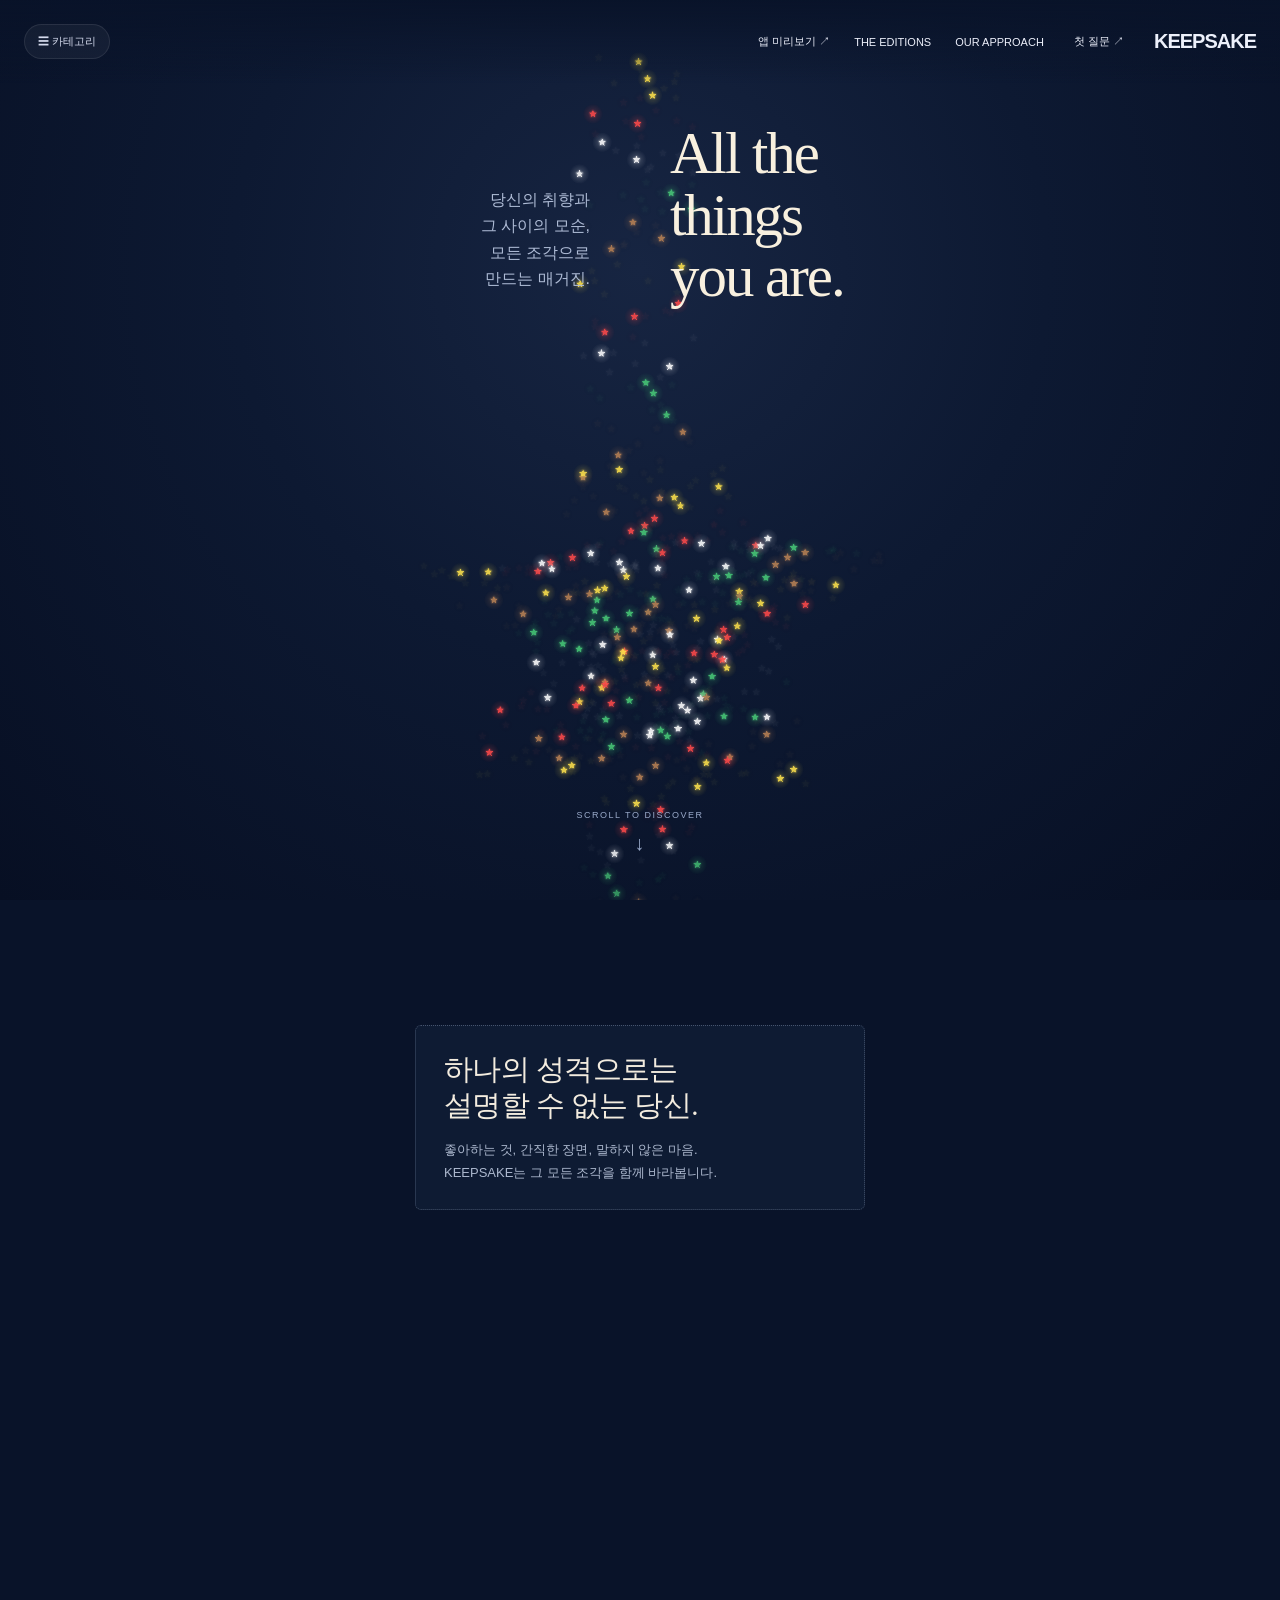
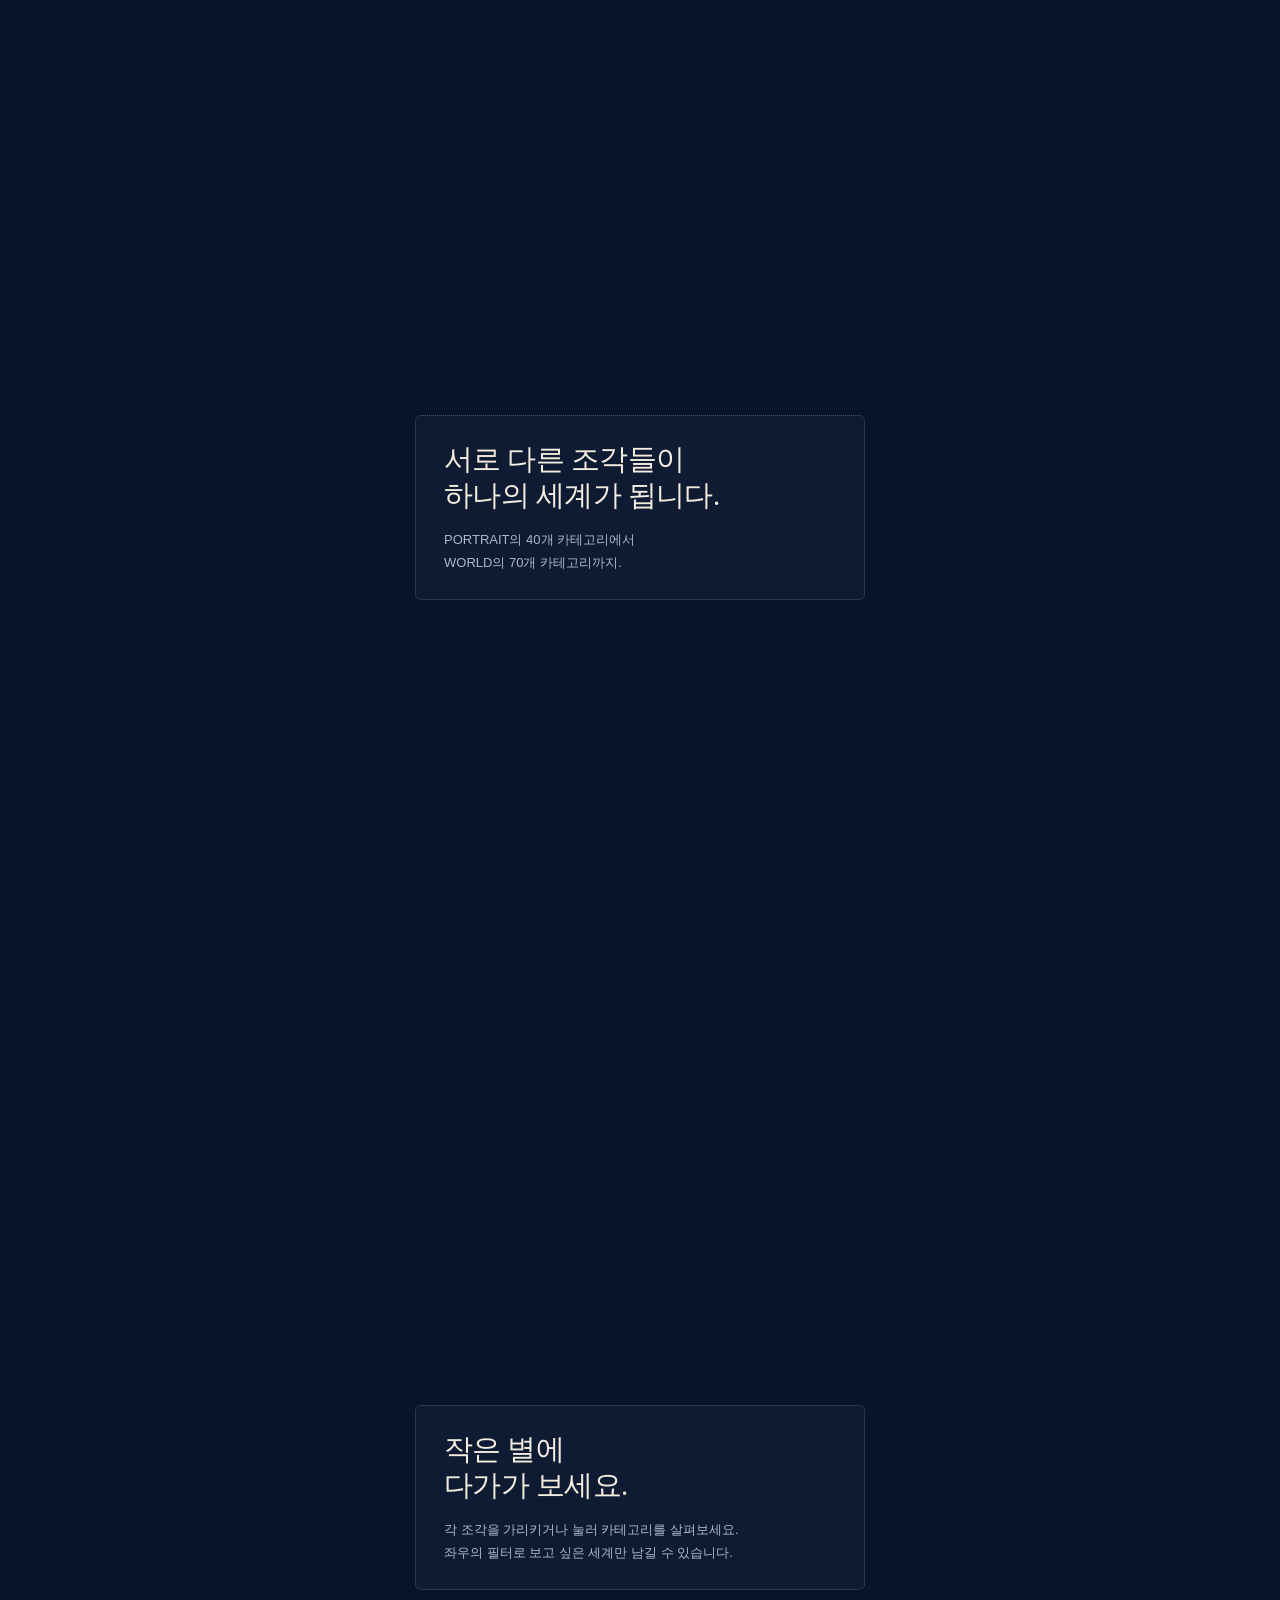
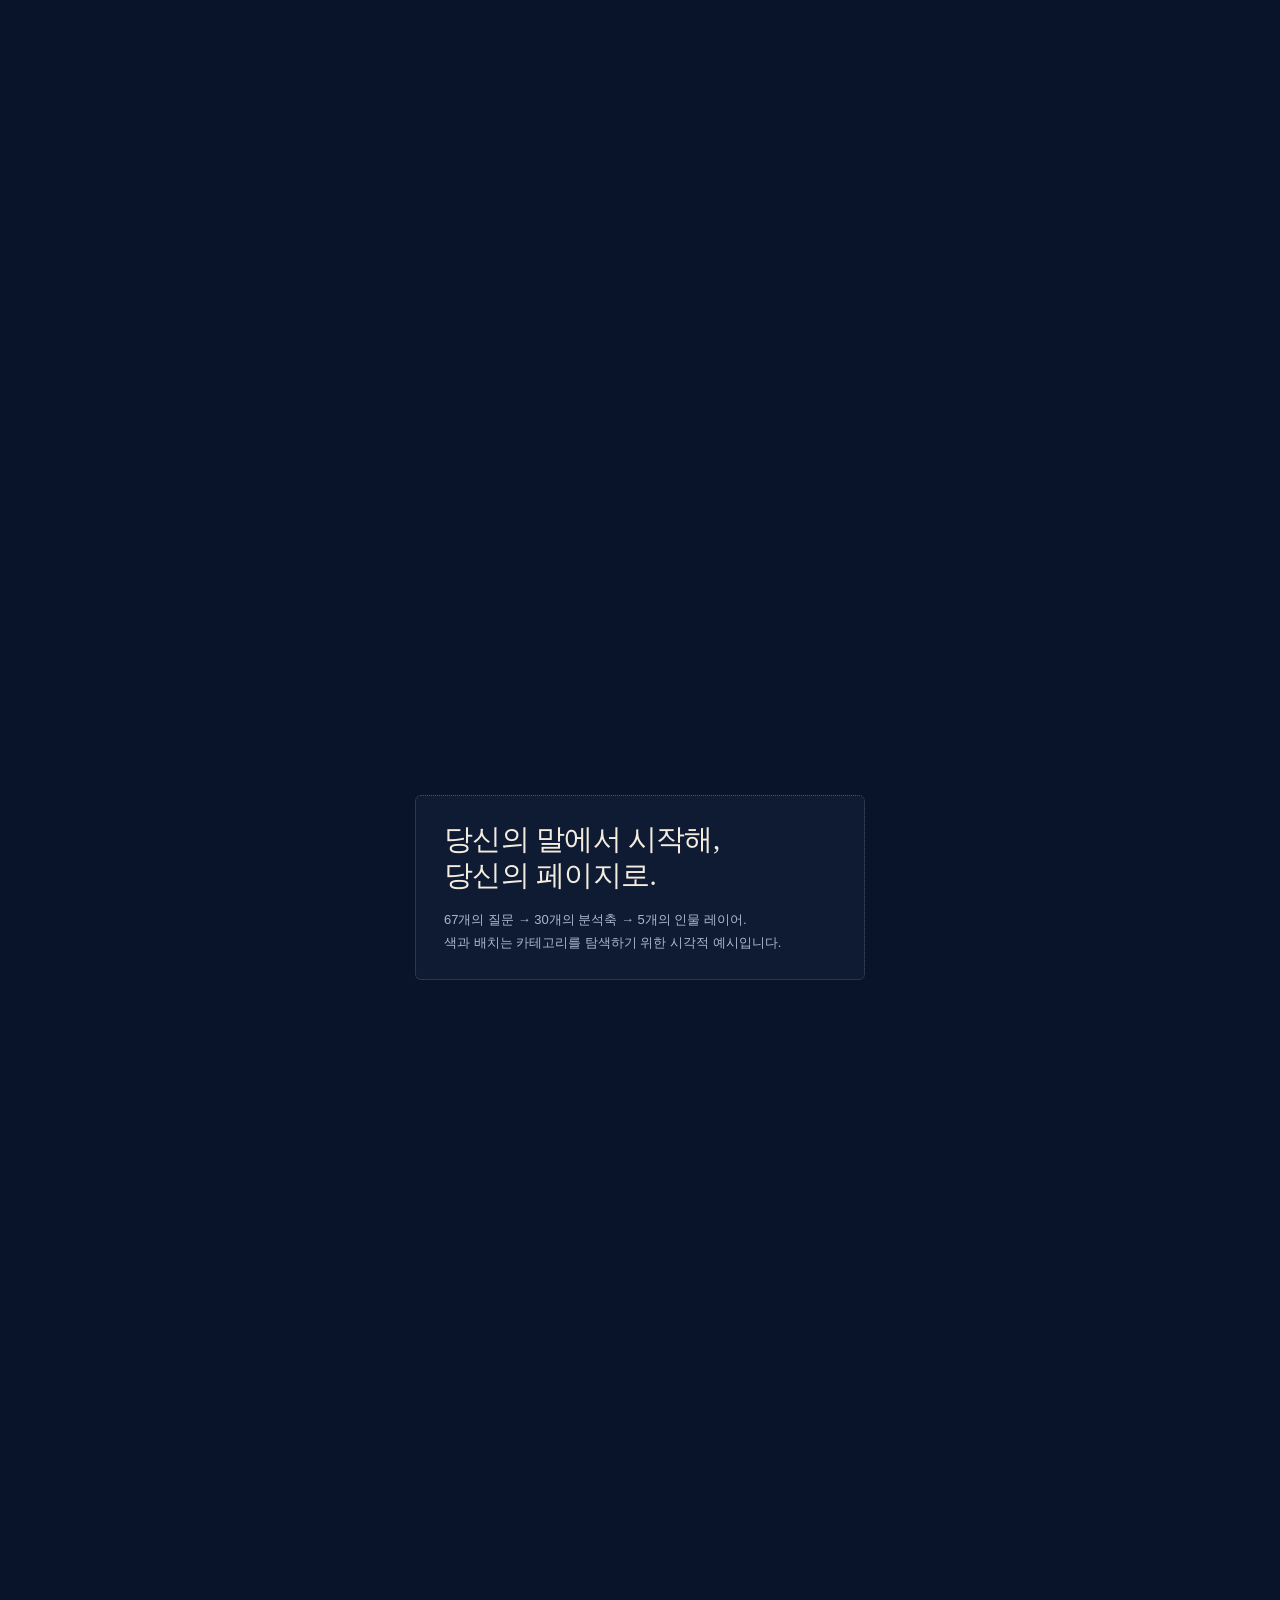
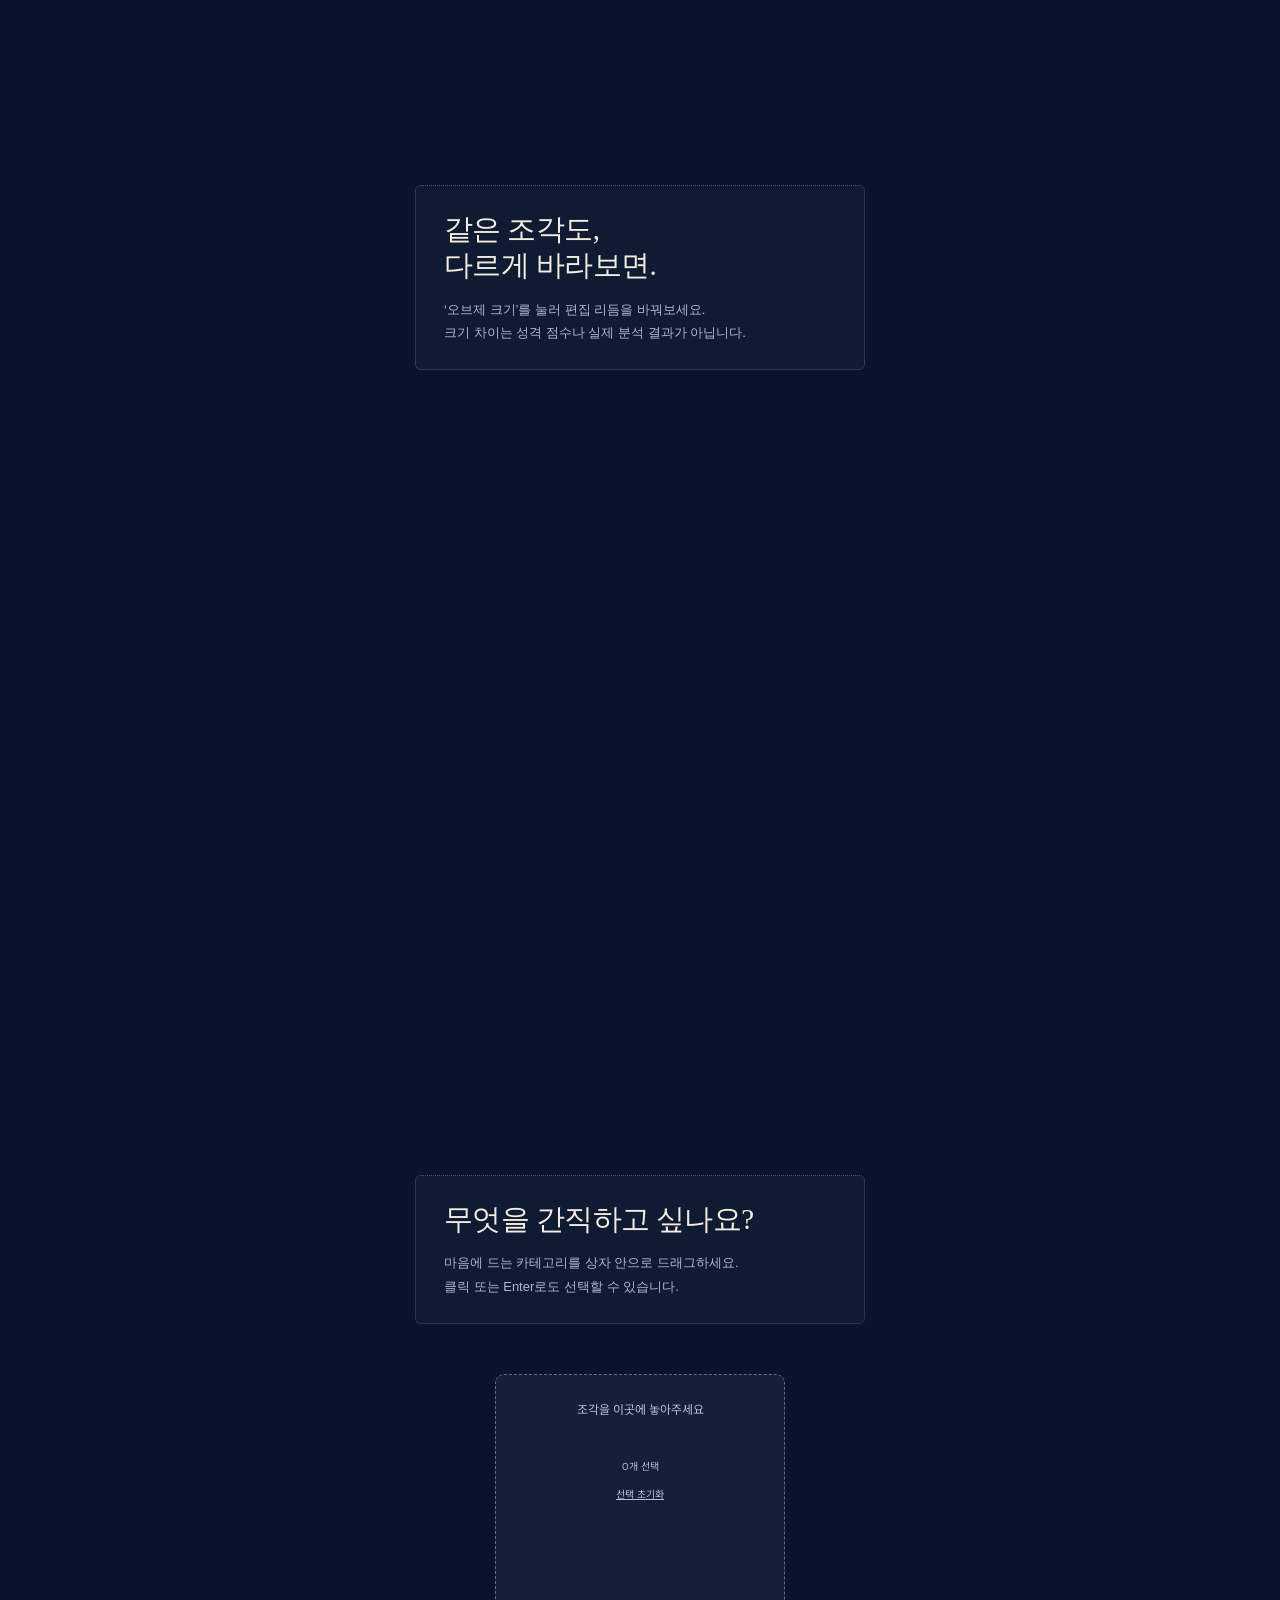
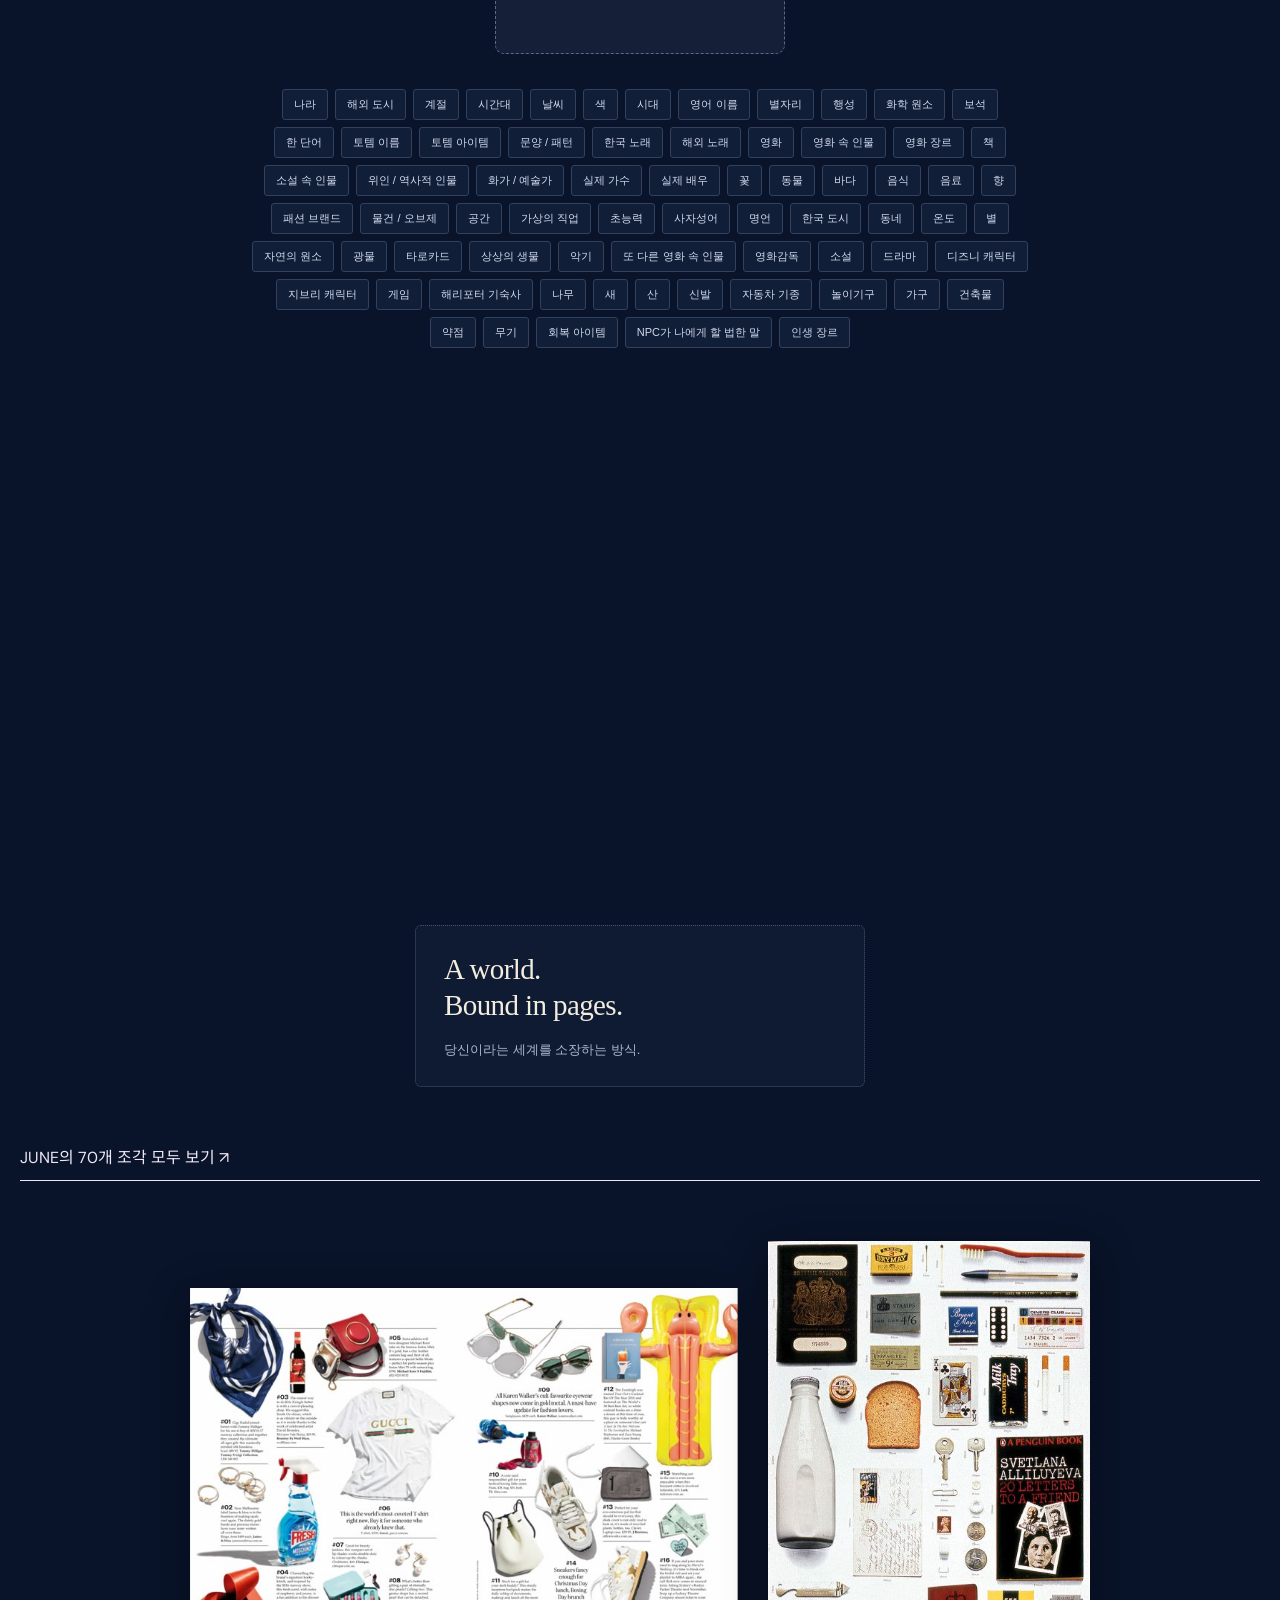
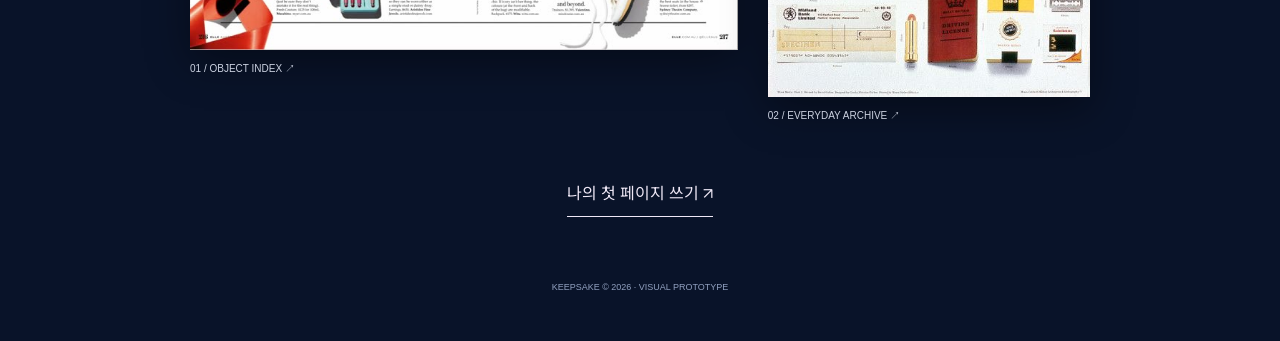
<file: index.html>
<!doctype html><html lang="ko"><head><meta charset="utf-8"><meta name="viewport" content="width=device-width,initial-scale=1"><title>KEEPSAKE — All the things you are.</title><meta name="description" content="70개의 카테고리, 당신이라는 하나의 세계. KEEPSAKE 개인 매거진."><link rel="stylesheet" href="style.css"><link rel="stylesheet" href="spread.css"><link rel="stylesheet" href="home.css"><link rel="stylesheet" href="archive-menu.css?v=1"><link rel="stylesheet" href="archive-night.css?v=five-colors1"><link rel="stylesheet" href="packaging.css?v=sample1"><link rel="stylesheet" href="night-sky.css?v=pastel-space2"><link rel="stylesheet" href="category-navigation.css?v=1"></head><body><a class="skip" href="#main">본문으로 이동</a>
<canvas id="world-canvas" aria-label="스크롤에 따라 재배열되는 KEEPSAKE 카테고리 시각화" tabindex="0"></canvas>
<header class="world-nav"><button id="archive-open" aria-haspopup="dialog">☰ 카테고리</button><nav aria-label="메인"><a href="app-preview.html">앱 미리보기 ↗</a><a href="#editions">THE EDITIONS</a><a href="#about">OUR APPROACH</a><button data-question>첫 질문 ↗</button><a class="wordmark" href="#main">KEEPSAKE</a></nav></header>
<main id="main" class="world-story">
<section class="story-step world-intro"><div class="intro-pair"><p>당신의 취향과<br>그 사이의 모순,<br>모든 조각으로<br>만드는 매거진.</p><h1>All the<br>things<br>you are.</h1></div><a href="#about" class="scroll-cue">SCROLL TO DISCOVER <span>↓</span></a></section>
<section id="about" class="story-step"><div class="story-copy"><h2>하나의 성격으로는<br>설명할 수 없는 당신.</h2><p>좋아하는 것, 간직한 장면, 말하지 않은 마음.<br>KEEPSAKE는 그 모든 조각을 함께 바라봅니다.</p></div></section>
<section class="story-step"><div class="story-copy"><h2>서로 다른 조각들이<br>하나의 세계가 됩니다.</h2><p>PORTRAIT의 40개 카테고리에서<br>WORLD의 70개 카테고리까지.</p></div></section>
<section class="story-step"><div class="story-copy"><h2>작은 별에<br>다가가 보세요.</h2><p>각 조각을 가리키거나 눌러 카테고리를 살펴보세요.<br>좌우의 필터로 보고 싶은 세계만 남길 수 있습니다.</p></div></section>
<section class="story-step"><div class="story-copy"><h2>당신의 말에서 시작해,<br>당신의 페이지로.</h2><p>67개의 질문 → 30개의 분석축 → 5개의 인물 레이어.<br>색과 배치는 카테고리를 탐색하기 위한 시각적 예시입니다.</p></div></section>
<section class="story-step"><div class="story-copy"><h2>같은 조각도,<br>다르게 바라보면.</h2><p>‘오브제 크기’를 눌러 편집 리듬을 바꿔보세요.<br>크기 차이는 성격 점수나 실제 분석 결과가 아닙니다.</p></div></section>
<section class="story-step selection-step"><div class="story-copy"><h2>무엇을 간직하고 싶나요?</h2><p>마음에 드는 카테고리를 상자 안으로 드래그하세요.<br>클릭 또는 Enter로도 선택할 수 있습니다.</p></div><div id="keep-zone" tabindex="0" aria-label="간직할 카테고리"><span>조각을 이곳에 놓아주세요</span><div id="kept-items"></div><small id="keep-count" aria-live="polite">0개 선택</small><button id="clear-kept">선택 초기화</button></div><div id="category-chips" aria-label="전체 카테고리 선택"></div></section>
<section class="story-step edition-step" id="editions"><div class="story-copy"><h2>A world.<br>Bound in pages.</h2><p>당신이라는 세계를 소장하는 방식.</p></div><a class="world-cta" href="preview.html">JUNE의 70개 조각 모두 보기 ↗</a><div class="world-editions"><a href="spread.html"><img src="assets/reference-spread.jpg" alt="Object Index 양면 매거진"><span>01 / OBJECT INDEX ↗</span></a><a href="spread.html#single"><img src="assets/reference-page.jpg" alt="Everyday Archive 단면 매거진"><span>02 / EVERYDAY ARCHIVE ↗</span></a></div><button class="world-cta" data-question>나의 첫 페이지 쓰기 ↗</button><p class="world-foot">KEEPSAKE © 2026 · VISUAL PROTOTYPE</p></section>
</main>
<aside class="world-legend left"><label><input id="scale-dots" type="checkbox"> 오브제 크기</label><label><input type="checkbox" data-tier="PORTRAIT" checked><i style="--ink:#8181ef"></i> PORTRAIT <span>40</span></label><details><summary>이 세계에 대하여</summary><p>기존 70개 카테고리를 그대로 사용한 탐색 화면입니다. 별들은 카테고리의 시각적 조각이며, 실제 분석 결과나 사용자 통계가 아닙니다. 선택은 이 브라우저에만 저장됩니다.</p></details></aside>
<aside class="world-legend right"><label><input type="checkbox" data-tier="WORLD" checked><i style="--ink:#eab632"></i> WORLD 확장 <span>30</span></label><button id="reset-filters">전체 보기 ↺</button></aside>
<div id="particle-tip" role="status" hidden></div><div class="world-progress" aria-hidden="true"></div>
<dialog id="archive-menu" aria-label="Your personal archive 메뉴"><button id="archive-close" aria-label="메뉴 닫기">×</button><p class="archive-eyebrow">YOUR PERSONAL ARCHIVE</p><nav aria-label="아카이브 메뉴"><a href="#main"><span>The beginning</span><em>01</em></a><button id="menu-question"><span>Your 67 fragments<small class="menu-sample-note">예시 3개</small></span><em>02</em></button><a href="preview.html"><span>A little preview</span><em>03</em></a><button data-archive-info="keepsakes"><span>The keepsakes</span><em>04</em></button><button data-archive-info="wrapping"><span>The wrapping</span><em>05</em></button></nav><div class="archive-footer">당신의 이야기는, 당신에게만.<small>VISUAL DEMO · 실제 AI 분석 및 금전 결제 없음</small><button id="index-open" aria-haspopup="dialog">70개 도감 카테고리 보기 ↗</button></div></dialog><dialog id="archive-info" aria-labelledby="archive-info-title"><button id="archive-info-close" aria-label="안내 닫기">×</button><p class="archive-eyebrow">YOUR PERSONAL ARCHIVE</p><h2 id="archive-info-title"></h2><div id="archive-info-body"></div></dialog><dialog id="category-index" aria-labelledby="index-title"><header><div><small>A PERSONAL OBJECT INDEX</small><h2 id="index-title">70 things.<br>A whole world.</h2></div><button id="index-close" aria-label="카테고리 닫기">×</button></header><label for="category-search">카테고리 검색</label><input id="category-search" type="search" placeholder="이름으로 찾아보기"><p id="category-result" aria-live="polite"></p><div id="category-list"></div></dialog>
<dialog id="reader" aria-labelledby="reader-title"><div class="reader-bar"><div><span id="reader-title"></span><span class="reader-sample">DESIGN SAMPLE</span></div><button class="close" data-close="reader" aria-label="매거진 닫기">닫기 ×</button></div><div class="reader-tabs" role="tablist" aria-label="매거진 페이지"><button role="tab" data-page="0">COVER</button><button role="tab" data-page="1">01 / IDENTITY</button><button role="tab" data-page="2">02–03 / OBJECTS</button><button role="tab" data-page="3">04 / EDITORIAL</button></div><div class="reader-content" id="reader-content"></div><div class="reader-controls"><button id="prev-page" aria-label="이전 페이지">← 이전</button><span id="page-count" aria-live="polite"></span><button id="next-page" aria-label="다음 페이지">다음 →</button></div><details class="identity-details"><summary>이 에디션의 시각적 정체성</summary><div id="identity-details"></div></details></dialog>
<dialog id="question" aria-labelledby="question-title"><div class="reader-bar"><a class="brand" href="#">KEEPSAKE®</a><button class="close" data-close="question">닫기 ×</button></div><div class="question-body"><span class="section-label">CHAPTER 01 — 욕망과 발견 <span class="question-count">01 / 67</span></span><div class="progress"><span></span></div><span class="question-number">Q.01</span><h2 id="question-title">보고 싶지만 어떤 이유로든 끝내 못 보고 있는 영화가 있나요? 왜 못 보고 있나요?</h2><p>정답은 없어요. 짧게, 떠오르는 대로 적어주세요.</p><label for="answer" class="sr-only">첫 번째 질문의 답변</label><textarea id="answer" maxlength="60" placeholder="여기에 당신의 이야기를 적어주세요." rows="3"></textarea><div class="answer-meta"><span id="save-status" role="status">이 브라우저에만 저장됩니다</span><span id="char-count">0 / 60</span></div><div class="question-actions"><button class="text-button" id="clear-answer">답변 지우기</button><button class="solid" id="save-answer">이 문장 남겨두기 <span>↗</span></button></div><p class="question-footnote">첫 질문 화면의 시각적 프로토타입입니다.<br>전체 질문 진행과 AI 분석은 다음 단계에 연결됩니다.</p></div></dialog>
<script type="module" src="app.js?v=sample1"></script><script type="module" src="home.js?v=five-colors1"></script><script type="module" src="archive-menu.js?v=sample1"></script><script type="module" src="category-navigation.js?v=2"></script></body></html>
</file>
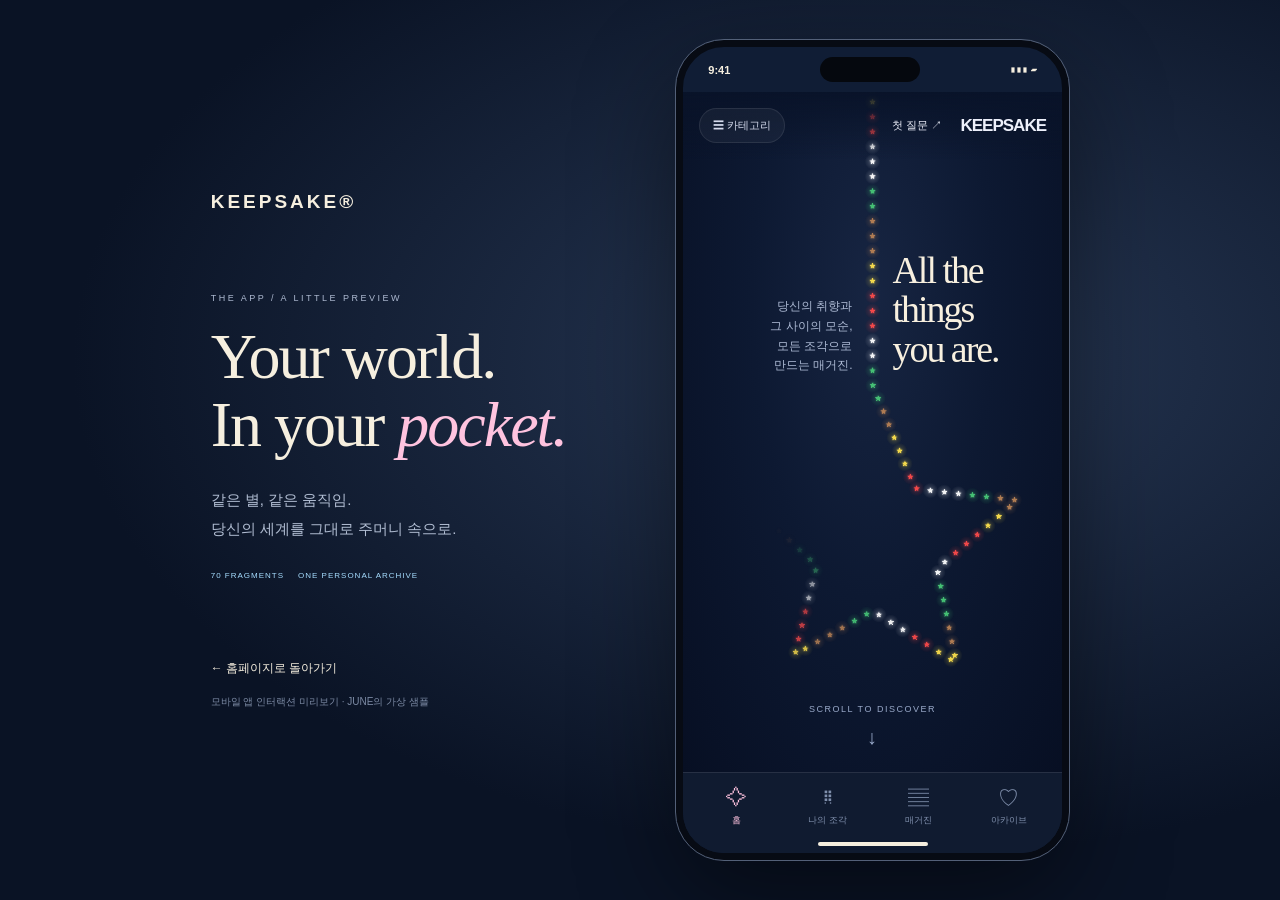
<file: app-preview.html>
<!doctype html><html lang="ko"><head><meta charset="utf-8"><meta name="viewport" content="width=device-width,initial-scale=1,viewport-fit=cover"><meta name="theme-color" content="#101d35"><title>KEEPSAKE / App preview</title><link rel="stylesheet" href="app-preview.css?v=desktop-ui1"></head><body><aside class="presentation"><a href="index.html" class="desktop-brand">KEEPSAKE®</a><p class="eyebrow">THE APP / A LITTLE PREVIEW</p><h1>Your world.<br>In your <em>pocket.</em></h1><p class="description">같은 별, 같은 움직임.<br>당신의 세계를 그대로 주머니 속으로.</p><div class="presentation-tags"><span>70 FRAGMENTS</span><span>ONE PERSONAL ARCHIVE</span></div><a class="back" href="index.html">← 홈페이지로 돌아가기</a><small>모바일 앱 인터랙션 미리보기 · JUNE의 가상 샘플</small></aside><div class="phone"><div class="status" aria-hidden="true"><span>9:41</span><span class="island"></span><span>▮▮▮ ▰</span></div><header class="app-header"><a href="index.html">KEEPSAKE</a><button id="profile" aria-label="마이 아카이브 열기">J</button></header><main id="app-content" tabindex="-1"></main><nav class="bottom-nav" aria-label="앱 메뉴"><button data-tab="home" aria-current="page"><span>✧</span>홈</button><button data-tab="world"><span>⠿</span>나의 조각</button><button data-tab="magazine"><span>▤</span>매거진</button><button data-tab="archive"><span>♡</span>아카이브</button></nav><div class="home-indicator" aria-hidden="true"></div></div><dialog id="object-detail"><button id="detail-close" aria-label="닫기">×</button><img id="object-image" alt=""><small id="object-category"></small><h2 id="object-title"></h2><p id="object-story"></p><button id="save-object"></button></dialog><script type="module" src="app-preview.js?v=desktop-ui1"></script></body></html>
</file>
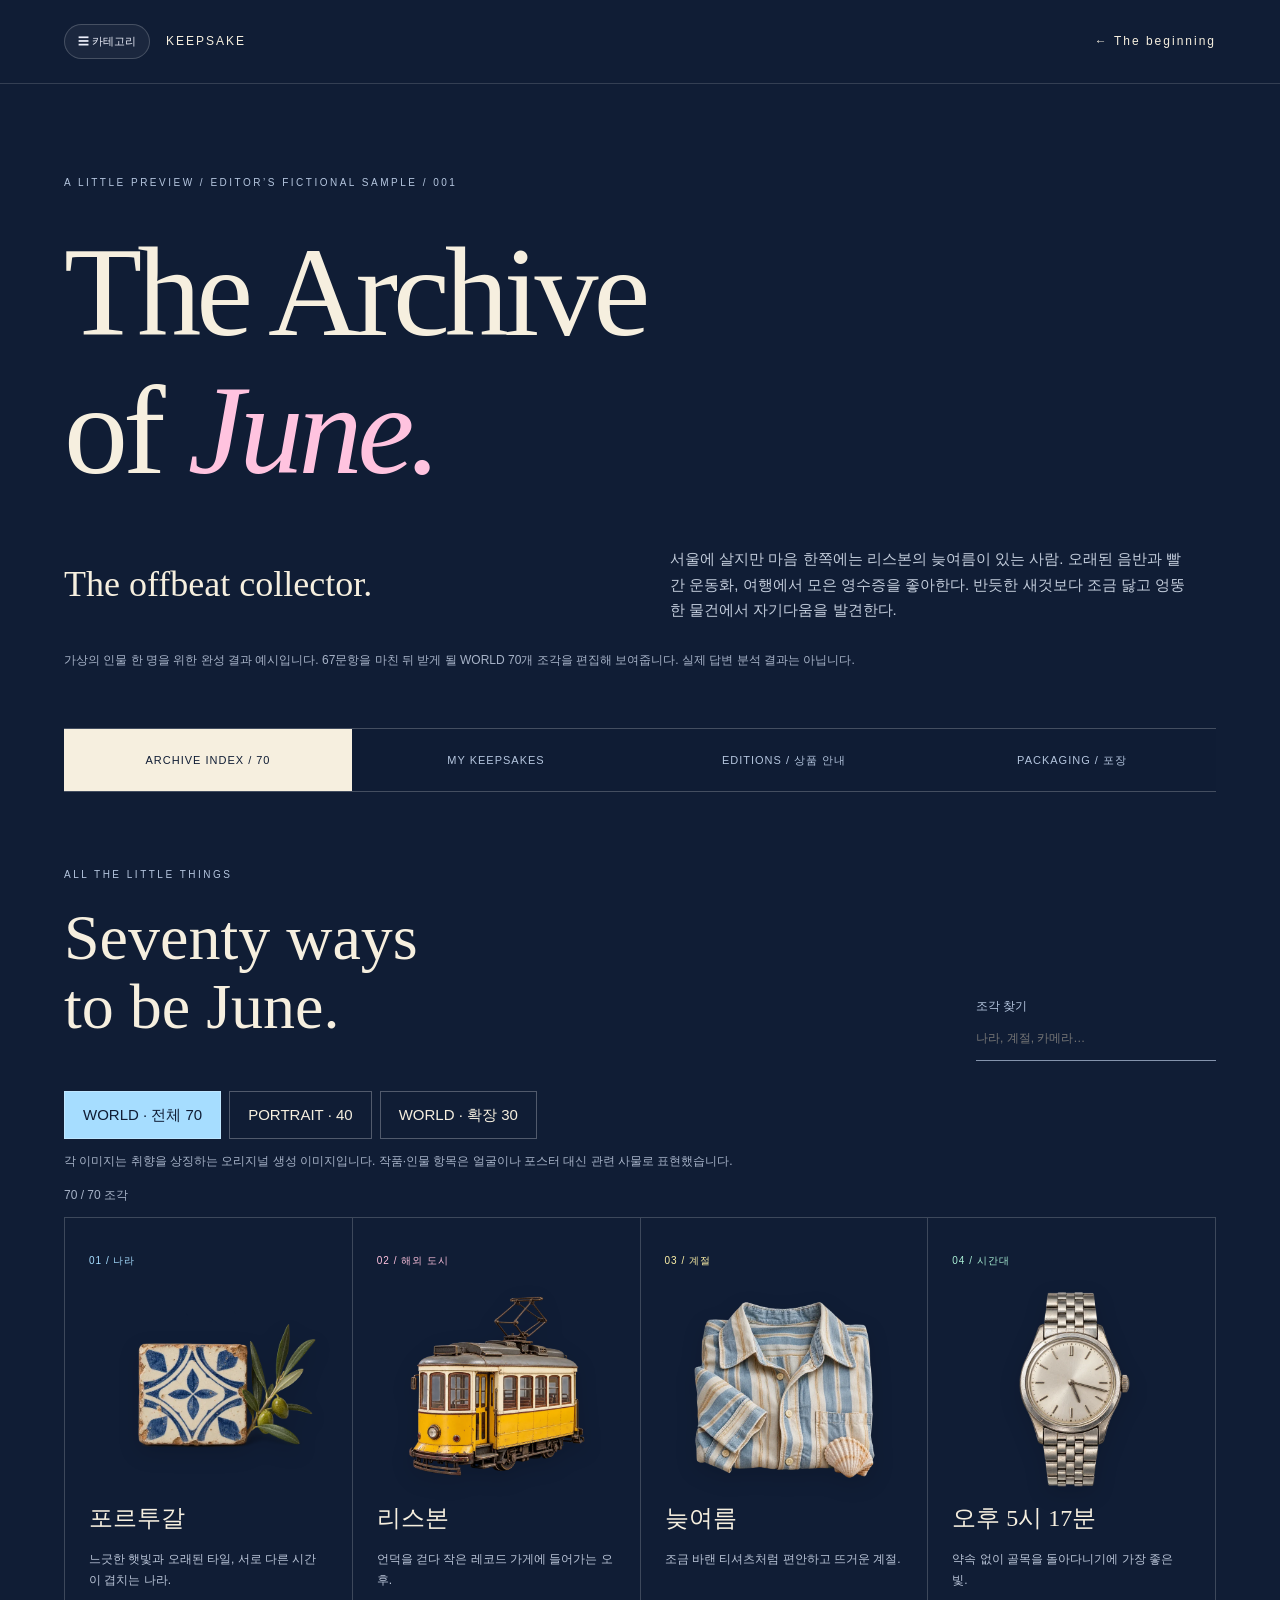
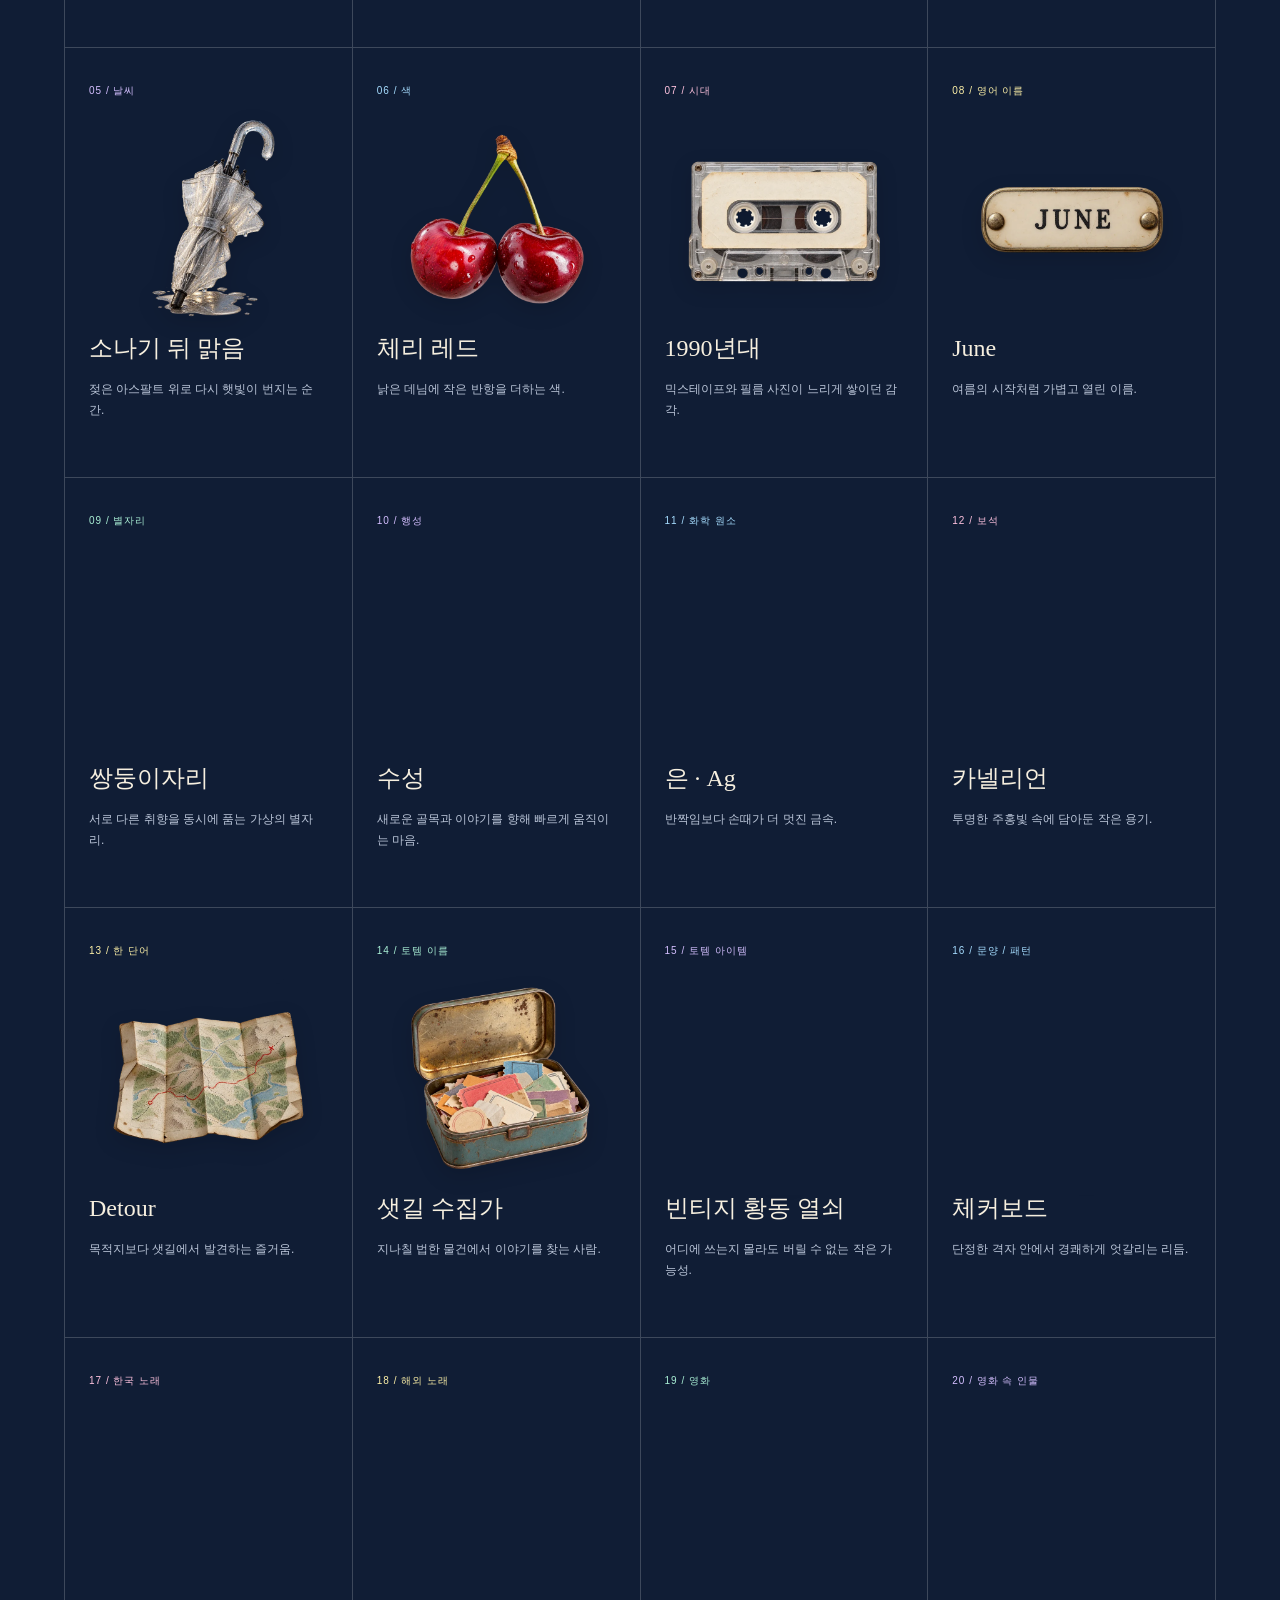
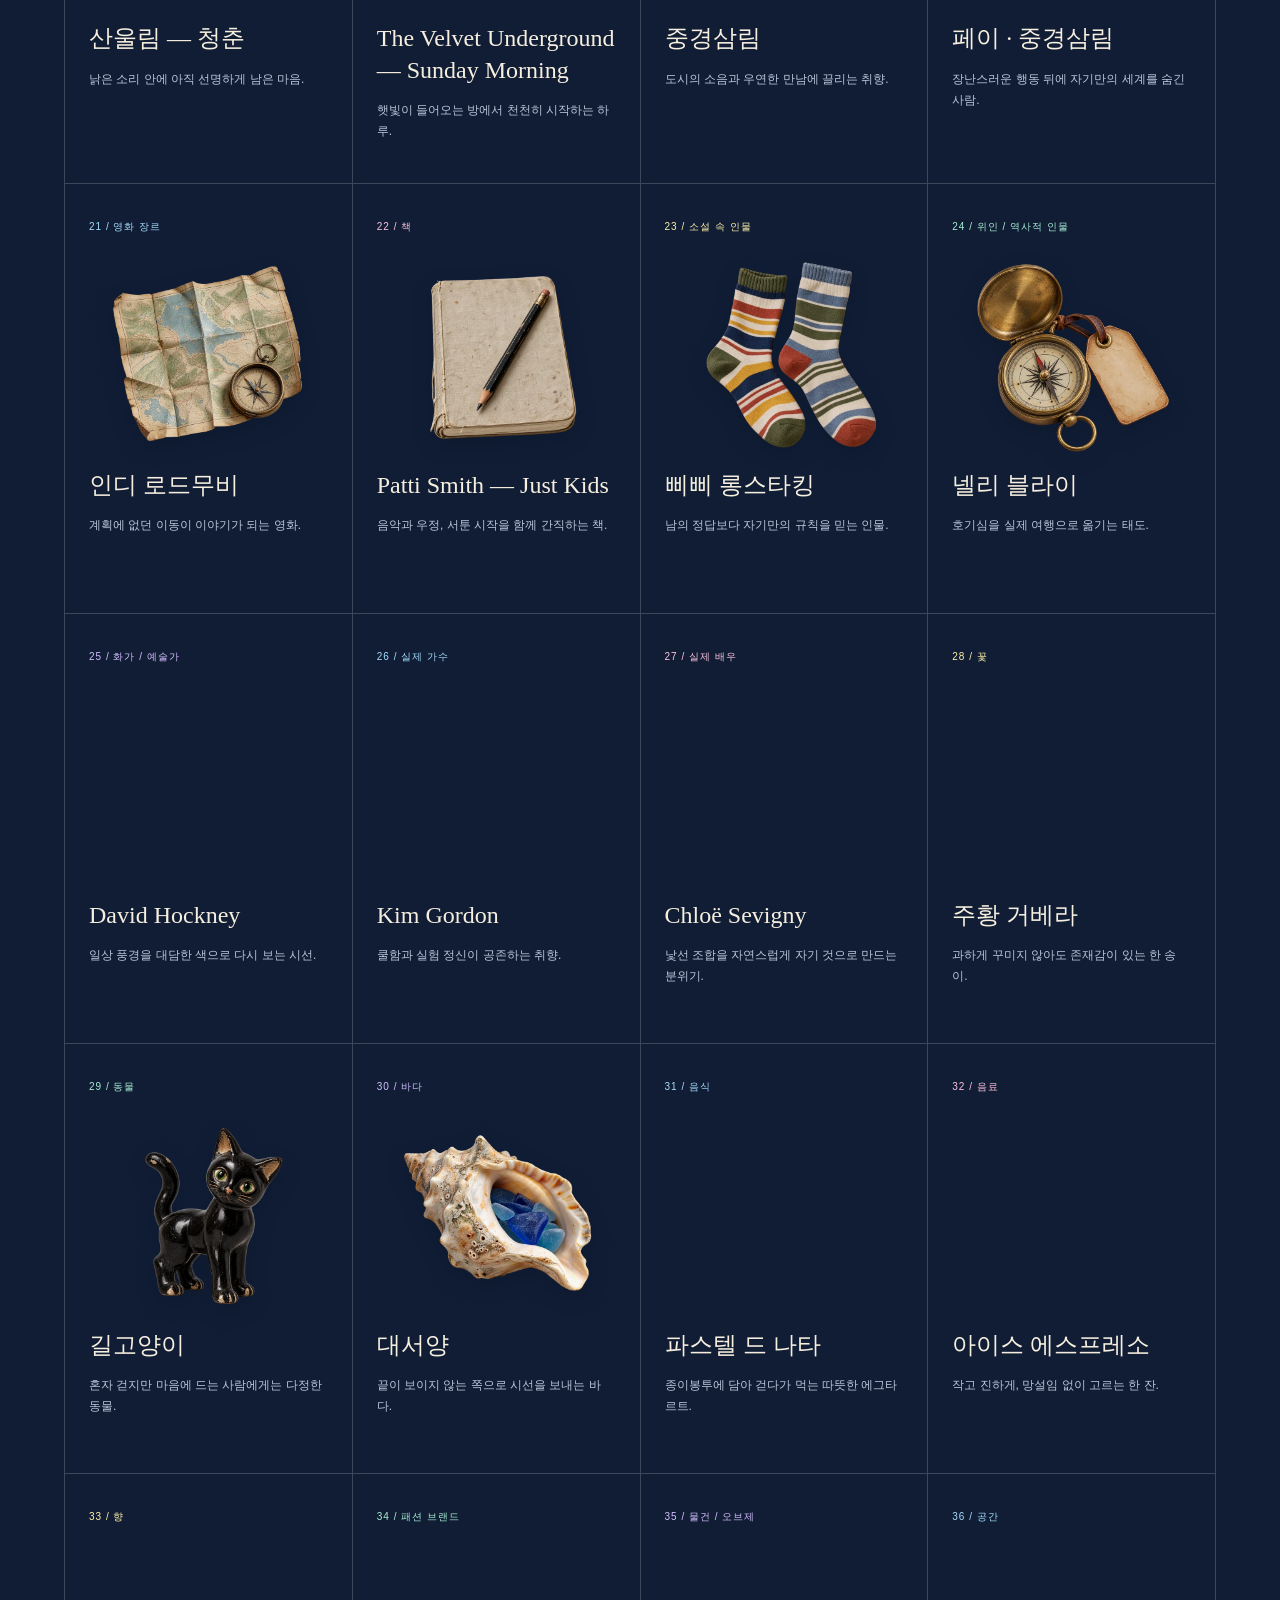
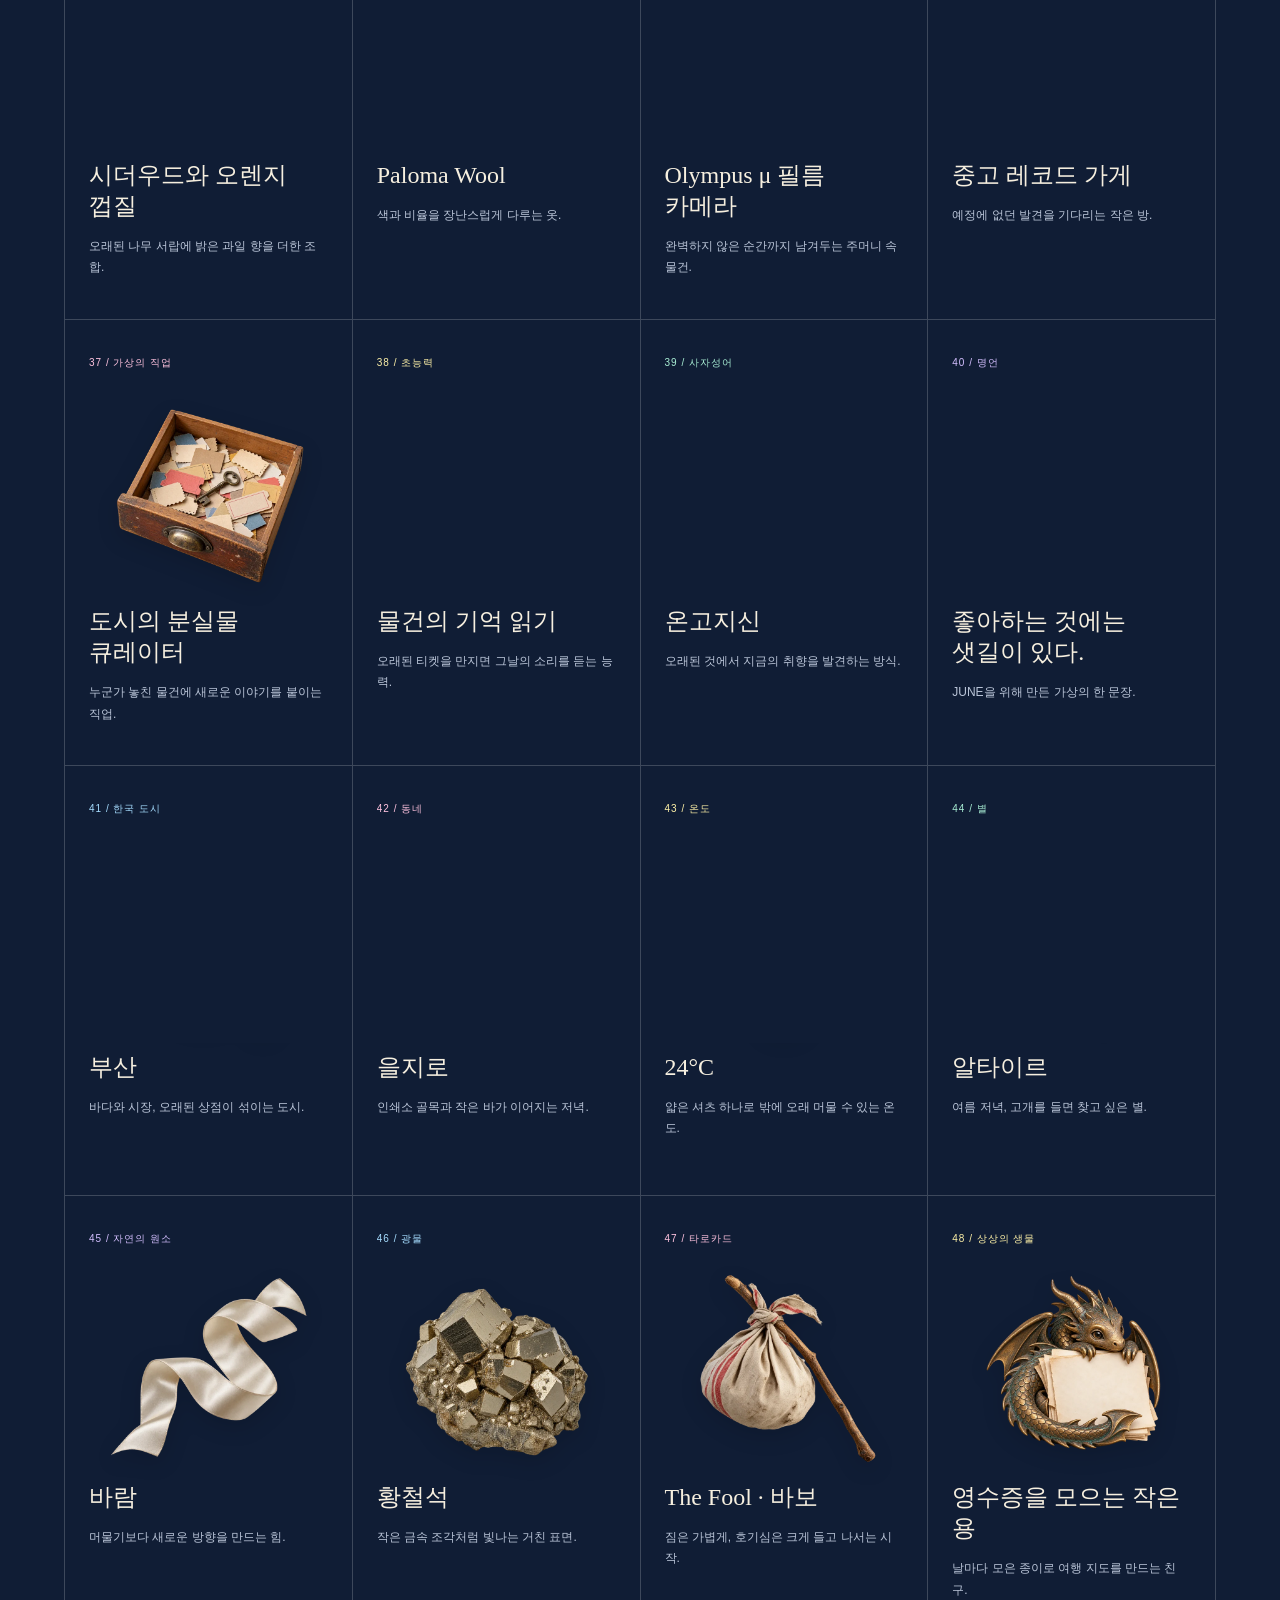
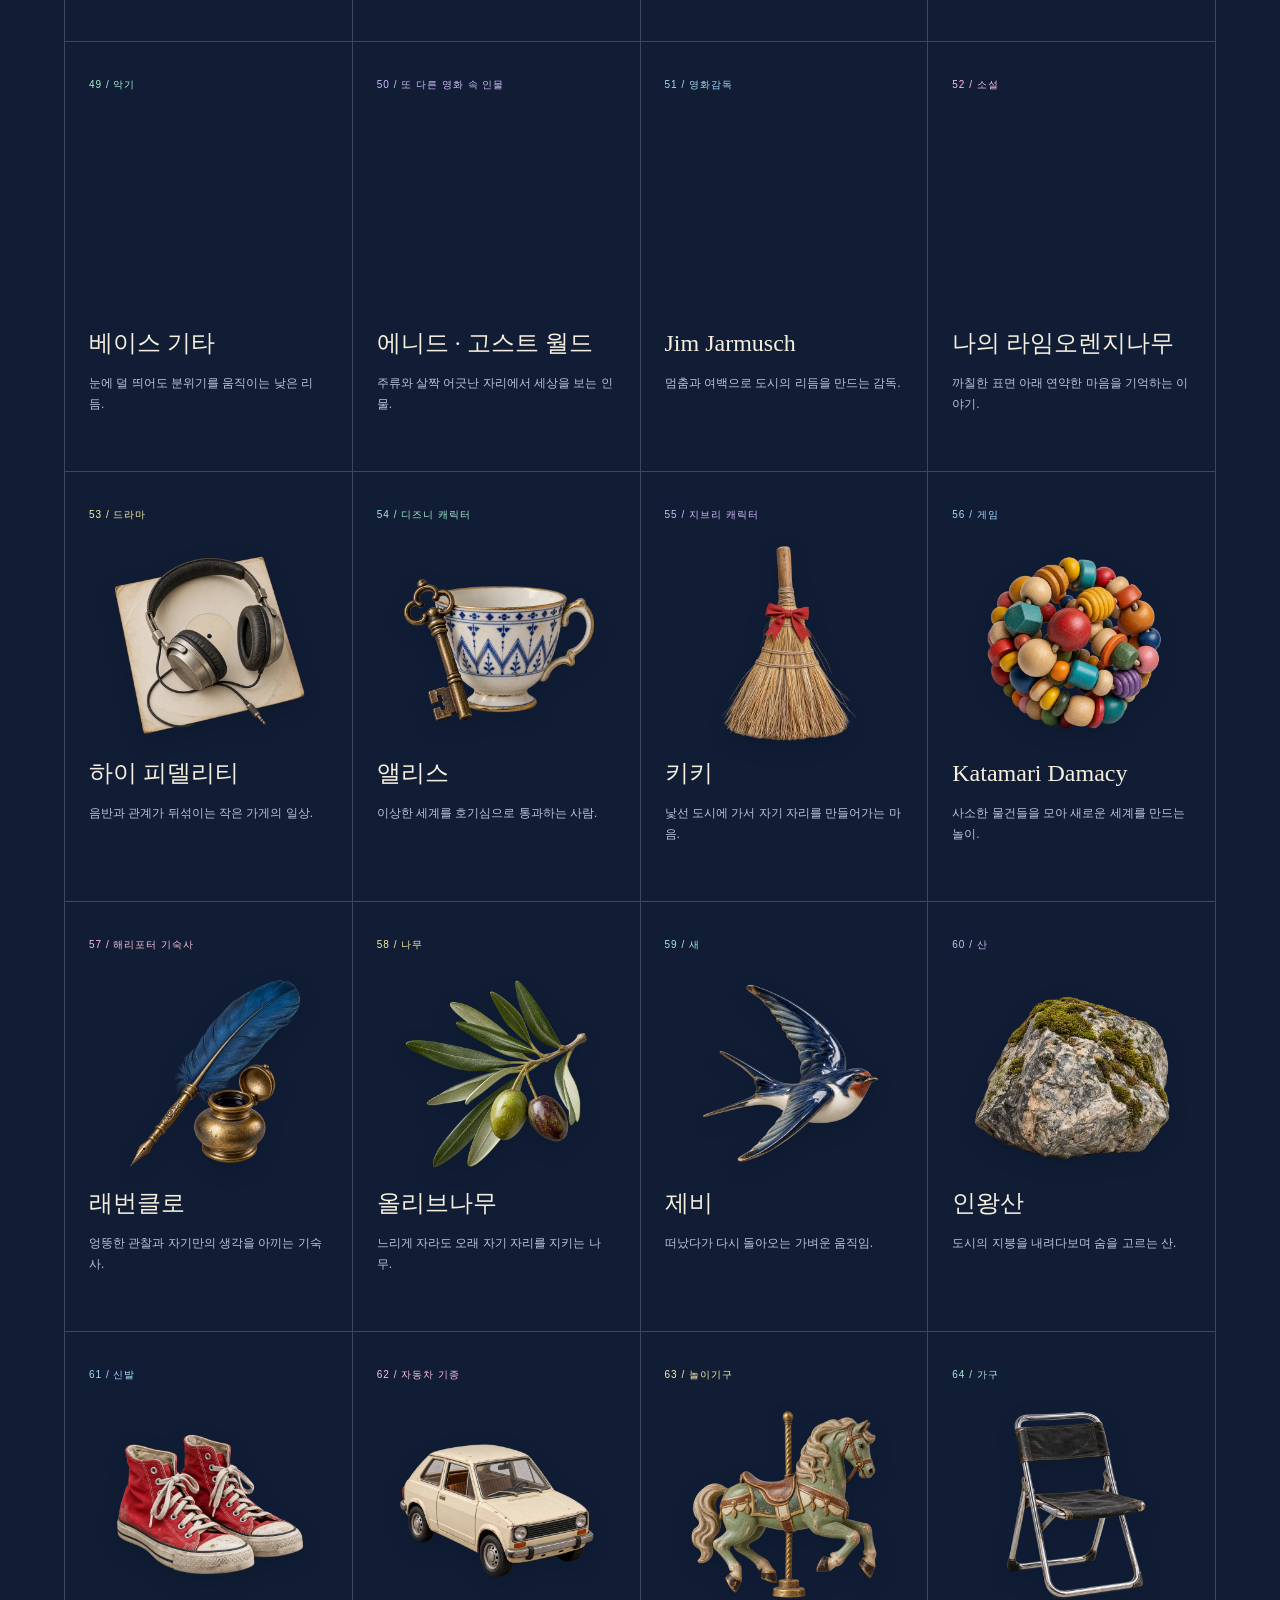
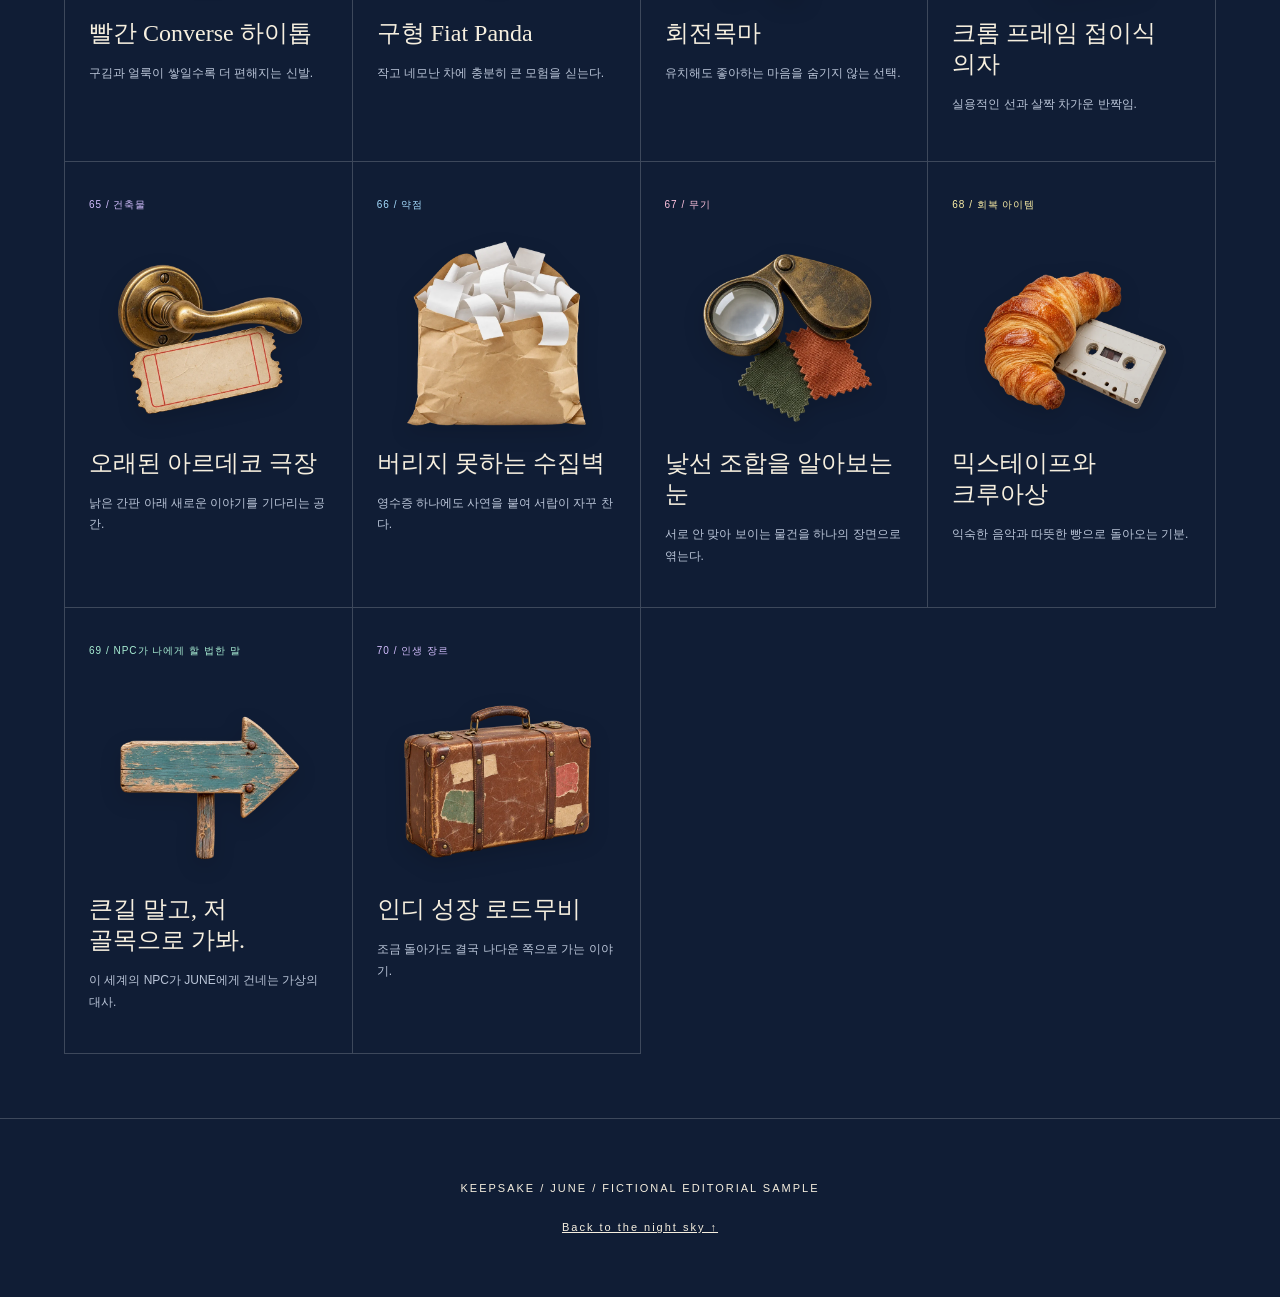
<file: preview.html>
<!doctype html><html lang="ko"><head><meta charset="utf-8"><meta name="viewport" content="width=device-width,initial-scale=1"><title>JUNE / A little preview — KEEPSAKE</title><link rel="stylesheet" href="preview.css?v=objects70"><link rel="stylesheet" href="packaging.css?v=sample1"><style>.magazine-preview{display:block;width:100%;height:clamp(400px,72vw,950px);border:0;margin:24px 0;background:#171d32}</style><link rel="stylesheet" href="category-navigation.css?v=1"></head><body><header class="top"><a href="index.html">KEEPSAKE</a><a href="index.html#editions">← The beginning</a></header><main><section class="intro"><p class="eyebrow">A LITTLE PREVIEW / EDITOR’S FICTIONAL SAMPLE / 001</p><h1>The Archive<br>of <em>June.</em></h1><div class="intro-bottom"><h2>The offbeat collector.</h2><p id="bio"></p></div><p class="note">가상의 인물 한 명을 위한 완성 결과 예시입니다. 67문항을 마친 뒤 받게 될 WORLD 70개 조각을 편집해 보여줍니다. 실제 답변 분석 결과는 아닙니다.</p></section><nav class="tabs" aria-label="아카이브 구성"><button data-tab="index" aria-pressed="true">ARCHIVE INDEX / 70</button><button data-tab="keepsakes" aria-pressed="false">MY KEEPSAKES</button><button data-tab="editions" aria-pressed="false">EDITIONS / 상품 안내</button><button data-tab="packaging" aria-pressed="false">PACKAGING / 포장</button></nav><section id="index" class="panel"><div class="section-head"><div><p class="eyebrow">ALL THE LITTLE THINGS</p><h2>Seventy ways<br>to be June.</h2></div><label>조각 찾기<input id="search" type="search" placeholder="나라, 계절, 카메라…"></label></div><div class="filters"><button data-tier="all" aria-pressed="true">WORLD · 전체 70</button><button data-tier="portrait" aria-pressed="false">PORTRAIT · 40</button><button data-tier="extra" aria-pressed="false">WORLD · 확장 30</button></div><p class="note">각 이미지는 취향을 상징하는 오리지널 생성 이미지입니다. 작품·인물 항목은 얼굴이나 포스터 대신 관련 사물로 표현했습니다.</p><p id="count" aria-live="polite"></p><div id="fragments" class="fragments"></div></section><section id="keepsakes" class="panel" hidden><p class="eyebrow">A POCKETFUL OF DETOURS</p><h2>Things that stay.</h2><div class="covers"><article class="cover"><small>KEEPSAKE / PORTRAIT 40</small><h3>JUNE<br>OFF<br>BEAT.</h3><p>LISBON / LATE SUMMER / CHERRY RED</p><b>001</b></article><article class="cover alternate"><small>KEEPSAKE / WORLD 70</small><h3>A life<br>in little<br><em>detours.</em></h3><p>THE OFFBEAT COLLECTOR — JUNE</p><b>★</b></article></div><p class="note">개인화 커버 2종 · JUNE의 텍스트와 색으로 편집한 디자인 예시</p><h3 class="subhead">The magazine / Art direction</h3><a class="action" href="spread.html">JUNE의 매거진 펼치기 · 70개 조각 / 5개 펼침면 ↗</a><iframe class="magazine-preview" src="spread.html" title="JUNE의 70개 조각 매거진 미리보기" loading="lazy"></iframe><p class="note">WORLD 전체 70개의 조각을 양면 오브제 레이아웃으로 편집했습니다. 확대·페이지 이동·인쇄가 가능합니다.</p><div class="postcards"><article><small>PHOTOCARD / 01</small><h3>Meet me<br>in Lisbon.</h3><p>02 / 리스본 · 03 / 늦여름 · 30 / 대서양</p></article><article><small>PHOTOCARD / 02</small><h3>Take the<br>long way.</h3><p>13 / Detour · 15 / 황동 열쇠 · 61 / 빨간 하이톱</p></article></div><h3 class="subhead">The object edit / 콜라주 구성</h3><p>필름 카메라, 빨간 하이톱, 황동 열쇠, 카넬리언, 에그타르트, 믹스테이프, 크롬 의자. 크기와 각도를 달리해 배치할 JUNE의 오브제 목록입니다.</p><p class="note">70개 조각의 이미지는 ARCHIVE INDEX에서, 전체 편집본은 위 매거진에서 볼 수 있습니다.</p></section><section id="editions" class="panel" hidden><p class="eyebrow">CHOOSE YOUR EDITION</p><h2>A world, kept.</h2><div class="edition-cards"><article><small>01 / PORTRAIT</small><h3>40 fragments.</h3><p>나라부터 명언까지, 나를 설명하는 핵심 40개 조각.</p></article><article><small>02 / WORLD</small><h3>70 fragments.</h3><p>PORTRAIT 40개에 도시·별·취향·인생 장르 등 30개를 더한 전체 아카이브.</p></article></div><p>개인화 커버 2종 · 메인 매거진 · 포토카드 2장 · 콜라주 · 패키징 5종</p><p class="note">시각적 프로토타입입니다. 실제 결제·제작·배송은 연결하지 않았습니다.</p></section><section id="packaging" class="panel" hidden><p class="eyebrow">FIVE WAYS TO KEEP A WORLD</p><h2>A gift, made yours.</h2><p>참조 홈페이지의 다섯 가지 패키징 이미지로 살펴보는 포장 예시.</p><div id="pack-gallery" class="pack-gallery"></div><button id="open-pack" class="action">패키징 크게 비교하기 ↗</button><p class="note">참조 시안 이미지입니다. 이미지 속 라벨은 원본이며 실제 주문 상품이 아닙니다.</p></section></main><footer>KEEPSAKE / JUNE / FICTIONAL EDITORIAL SAMPLE<br><a href="index.html">Back to the night sky ↑</a></footer><script type="module" src="preview.js?v=objects70"></script><script type="module" src="category-navigation.js?v=2"></script></body></html>
</file>
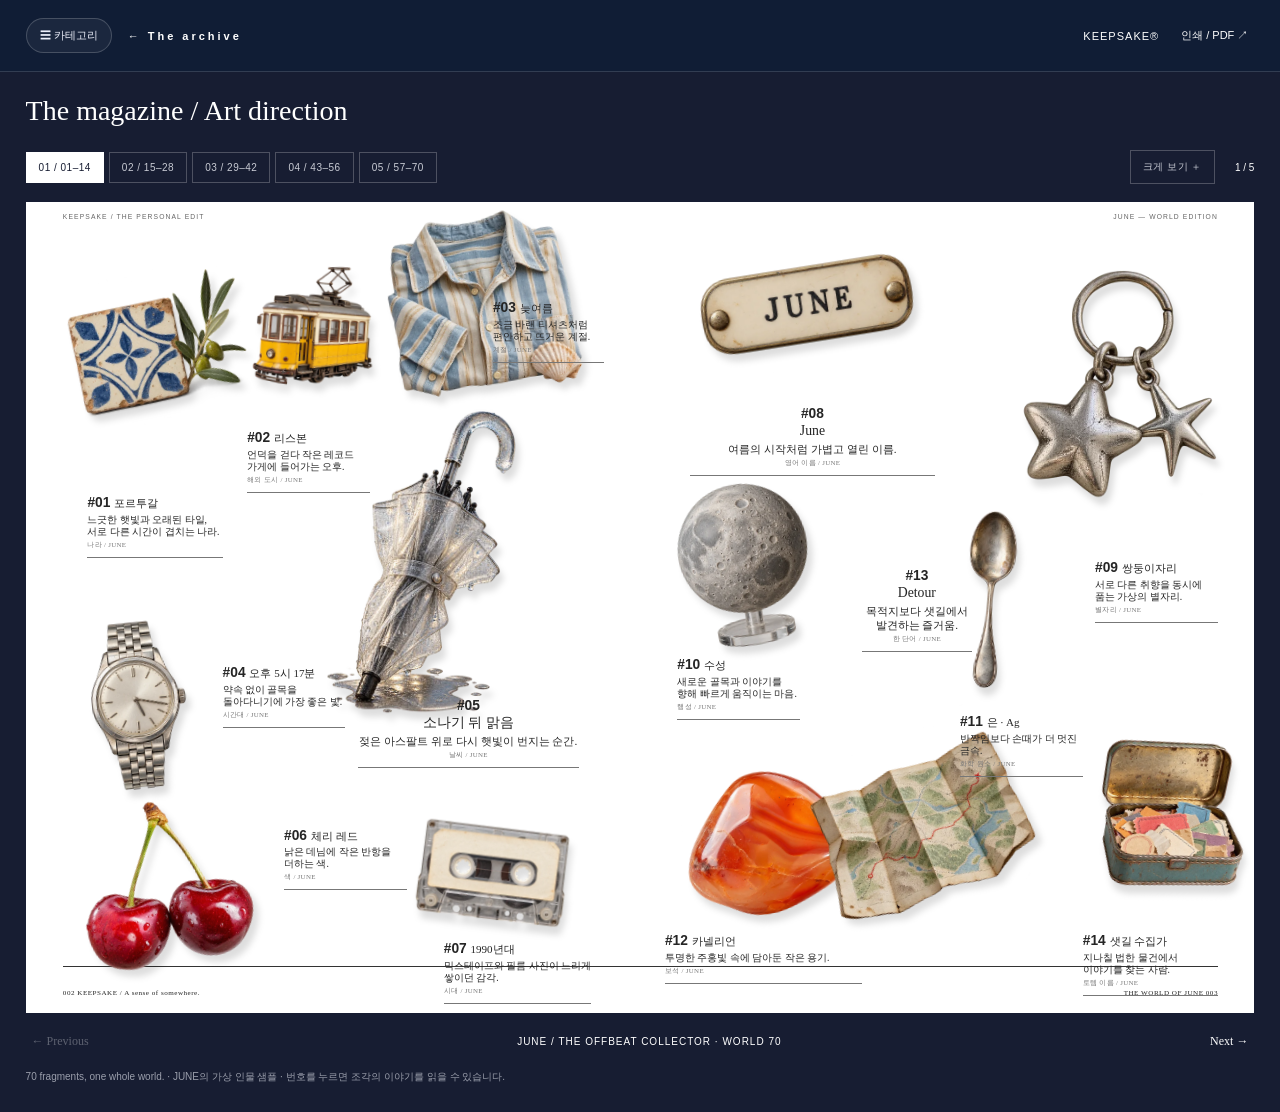
<file: spread.html>
<!doctype html>
<html lang="ko"><head><meta charset="utf-8"><meta name="viewport" content="width=device-width,initial-scale=1"><title>JUNE — The magazine / KEEPSAKE</title><meta name="description" content="JUNE의 70개 조각으로 편집한 다섯 개의 오브제 매거진 펼침면."><link rel="stylesheet" href="magazine.css?v=accessories15"><link rel="stylesheet" href="category-navigation.css?v=1"></head>
<body><header class="reader-nav"><a href="preview.html#keepsakes">← The archive</a><a href="index.html">KEEPSAKE®</a><button id="print">인쇄 / PDF ↗</button></header><main><h1>The magazine / Art direction</h1><nav class="reader-tools" aria-label="매거진 페이지"><div id="chapters"></div><div><button id="zoom" aria-pressed="false">크게 보기 ＋</button><span id="progress" aria-live="polite"></span></div></nav><div id="spread-viewport"><div id="spread-mount"></div></div><footer class="reader-footer"><button id="previous" aria-label="이전 펼침면">← Previous</button><span>JUNE / THE OFFBEAT COLLECTOR · WORLD 70</span><button id="next" aria-label="다음 펼침면">Next →</button></footer><p class="reader-note">70 fragments, one whole world. · JUNE의 가상 인물 샘플 · 번호를 누르면 조각의 이야기를 읽을 수 있습니다.</p></main><dialog id="fragment-detail"><button id="close-detail" aria-label="닫기">×</button><img id="detail-image" alt=""><small id="detail-category"></small><h2 id="detail-title"></h2><p id="detail-reason"></p></dialog><script type="module" src="spread-page.js?v=accessories15"></script><script type="module" src="category-navigation.js?v=2"></script></body></html>
</file>
<file: style.css>
@import url('https://fonts.googleapis.com/css2?family=DM+Sans:wght@400;500;600;700&family=Noto+Sans+KR:wght@400;500;600;700;900&display=swap');
:root{--blue:#a8d8f4;--ink:#141414;--paper:#fafaf7;--line:#141414;--sans:'DM Sans','Noto Sans KR',sans-serif}*{box-sizing:border-box}html{scroll-behavior:smooth;scroll-padding-top:80px}body{margin:0;background:var(--paper);color:var(--ink);font-family:var(--sans);-webkit-font-smoothing:antialiased}button,a{-webkit-tap-highlight-color:transparent}button,input,textarea{font:inherit}button{cursor:pointer;color:inherit}a{color:inherit;text-decoration:none}button{border:0;background:none}button:focus-visible,a:focus-visible,textarea:focus-visible,summary:focus-visible{outline:3px solid #0872cd;outline-offset:5px}::selection{background:#181818;color:var(--blue)}.skip{position:fixed;top:-100px;z-index:100;background:white;padding:12px}.skip:focus{top:10px}.nav{height:78px;padding:0 3.6%;display:flex;align-items:center;justify-content:space-between;background:var(--paper);border-bottom:1px solid var(--ink)}.brand{font-size:24px;letter-spacing:-1.5px;font-weight:700}.brand span{font-size:12px;vertical-align:top;margin-left:3px}.nav nav{display:flex;gap:36px;font-size:11px;font-weight:600;letter-spacing:.5px}.nav nav span{font-size:9px;vertical-align:super;margin-left:3px}.nav a:hover,.start-link:hover{text-decoration:underline;text-underline-offset:5px}.start-link{font-size:12px;font-weight:600}.start-link span{font-size:21px;margin-left:18px}.hero{background:var(--blue);padding:24px 3.6% 0;overflow:hidden}.hero-meta,.hero-bottom{display:flex;justify-content:space-between;font-size:10px;letter-spacing:1px;font-weight:600}.hero h1{font-family:Arial,Helvetica,sans-serif;font-size:clamp(70px,15.7vw,260px);font-weight:900;line-height:.91;letter-spacing:-1.1vw;margin:22px 0 0;position:relative}.hero-star{font-size:5vw;display:inline-block;vertical-align:top;margin:9px 0 0 1vw;letter-spacing:0}.hero-stage{display:grid;grid-template-columns:40% 60%;min-height:480px;position:relative}.hero-message{padding:52px 0 44px;z-index:1}.eyebrow{font-size:11px;font-weight:500;letter-spacing:.2px}.hero-message h2{font-size:clamp(40px,4.6vw,75px);line-height:1.01;letter-spacing:-3px;margin:23px 0 23px;font-weight:500}.hero-message h2 em,.section-heading h2 em{font-family:Georgia,serif;font-weight:400}.hero-message p{font-size:13px;line-height:1.9;margin-bottom:25px}.solid{background:var(--ink);color:white;display:inline-flex;gap:45px;align-items:center;justify-content:space-between;padding:17px 21px;font-size:12px;transition:background .2s,transform .2s}.solid:hover{background:#333;transform:translateY(-2px)}.solid span{font-size:20px;line-height:1}.hero-message small{display:block;font-size:9px;margin-top:13px;opacity:.7}.assemblage{position:relative;min-height:480px}.hero-object{position:absolute}.hero-object svg{width:100%;height:100%;overflow:visible}.chrome{width:53%;height:65%;top:6%;left:-5%;transform:rotate(-13deg)}.flower{width:32%;height:65%;right:3%;top:7%;transform:rotate(12deg)}.book{width:37%;height:45%;left:32%;bottom:4%;transform:rotate(12deg)}.orange{width:25%;height:30%;left:0;bottom:7%;transform:rotate(8deg)}.orbit-word{font-size:9px;line-height:1.3;letter-spacing:1px;position:absolute;top:15px;left:43%}.object-caption{position:absolute;font-family:monospace;font-size:8px;letter-spacing:.4px}.oc1{top:58%;left:1%}.oc2{right:1%;bottom:17%;writing-mode:vertical-rl}.tiny-cross{position:absolute;font-size:22px;font-weight:400}.cross1{top:18%;left:40%}.cross2{bottom:3%;right:2%}.edition-stamp{position:absolute;right:1%;bottom:0%;border:1px solid var(--ink);width:112px;height:112px;display:flex;flex-direction:column;justify-content:center;align-items:center;transform:rotate(-10deg);border-radius:50%;font-size:11px;line-height:1.3}.edition-stamp strong{font-size:30px;letter-spacing:-2px}.edition-stamp span{font-size:6px;margin-top:4px}.hero-bottom{border-top:1px solid #14141455;padding:17px 0;align-items:center}.hero-bottom a{font-size:11px;letter-spacing:0}.hero-bottom a span{margin-left:35px}.intro{padding:100px 3.6%;display:grid;grid-template-columns:16% 40% 44%;border-bottom:1px solid var(--ink);align-items:start}.section-label{font-size:10px;font-weight:500;letter-spacing:1px}.intro h2{font-size:clamp(25px,3.15vw,50px);font-weight:500;line-height:1.4;letter-spacing:-2px;margin:0}.intro h2 span{color:#71716d}.intro-copy p{margin:0 0 24px;font-size:13px;line-height:1.9}.intro-copy .muted{color:#74746e;font-size:11px}.fine{font-size:9px;color:#777}.editions{padding:80px 3.6% 60px}.section-heading{display:flex;justify-content:space-between;align-items:end;margin-bottom:45px}.section-heading h2{font-size:clamp(42px,5.3vw,80px);font-weight:500;letter-spacing:-3px;line-height:1.02;margin:22px 0 0}.edition-note{font-size:9px;letter-spacing:.5px}.edition-note p{font-size:11px;line-height:1.8;letter-spacing:0;margin:14px 0 0}.dot{display:inline-block;width:6px;height:6px;border-radius:50%;background:var(--ink);margin-right:7px}.edition-grid{display:grid;grid-template-columns:1fr 1fr 1fr;gap:28px}.edition-card{text-align:left;padding:0;min-width:0}.mini-mag{aspect-ratio:.72;position:relative;padding:20px;overflow:hidden;transition:transform .3s;box-shadow:0 3px 6px #00000008;border:1px solid #ccc}.edition-card:hover .mini-mag{transform:translateY(-7px)}.mini-top{display:flex;justify-content:space-between;font-family:monospace;font-size:7px;letter-spacing:.5px}.mini-bottom{position:absolute;bottom:15px;left:20px;right:20px;font-size:6px;letter-spacing:.6px;border-top:1px solid;padding-top:10px;display:flex;justify-content:space-between;align-items:center}.mini-bottom span{font-size:17px}.collector{background:#f5f5ef}.collector h3{font-family:Georgia,serif;font-size:clamp(22px,3vw,50px);line-height:1.02;font-weight:400;letter-spacing:-1.5px;margin:22px 0 0}.collector h3 i{font-weight:400}.mini-objects{position:absolute;top:27%;bottom:12%;left:10%;right:8%;display:grid;grid-template-columns:1fr 1fr;grid-template-rows:1fr 1fr;gap:3px}.mini-objects>div{min-height:0;min-width:0}.mini-objects svg{width:100%;height:100%}.mini-objects>div:first-child{transform:rotate(-12deg)}.mini-objects>div:nth-child(2){transform:rotate(25deg)}.mini-objects>div:nth-child(3){transform:scale(.85)}.mini-objects>div:nth-child(4){transform:rotate(8deg)}.explorer{background:var(--blue);border-color:var(--blue)}.explorer h3{font-family:Arial,sans-serif;letter-spacing:-.48vw;font-size:clamp(55px,7.7vw,115px);line-height:.8;font-weight:900;margin:38px 0 0;position:relative;z-index:1}.explorer h3 i{font-weight:900;color:transparent;-webkit-text-stroke:1px #111}.explorer-knot{position:absolute;width:69%;height:58%;right:-7%;top:23%;transform:rotate(25deg);z-index:2;pointer-events:none}.explorer-knot svg{width:100%;height:100%}.vertical-note{writing-mode:vertical-rl;position:absolute;right:14px;top:15%;font-size:7px}.observer{background:#191b1b;color:#f7f7f2;border-color:#191b1b}.observer-window{width:65%;height:42%;background:#dddcd4;position:absolute;top:20%;left:17%;overflow:hidden}.observer-window>div{width:85%;height:95%;margin:12% auto 0;filter:grayscale(1)}.observer-window svg{width:100%;height:100%}.observer h3{position:absolute;bottom:18%;left:20px;font-family:Georgia,serif;font-weight:400;font-size:clamp(25px,3.5vw,55px);line-height:1.04;letter-spacing:-1.2px;margin:0}.observer-note{font-size:7px;position:absolute;right:20px;bottom:20%;line-height:1.7}.edition-info{display:flex;justify-content:space-between;border-bottom:1px solid;padding:20px 0 13px;font-size:10px;font-weight:600;gap:4px}.edition-info b{font-size:17px;margin-left:10px}.edition-card>p{font-size:11px;color:#6b6b66;margin-top:12px}.sample-disclaimer{text-align:right;font-size:9px;color:#777;margin:30px 0 0}.process{background:#eaeae5;padding:60px 3.6%;display:grid;grid-template-columns:16% 28% 56%;border-top:1px solid;border-bottom:1px solid}.process h2{font-weight:500;font-size:3.1vw;line-height:1.08;margin:0;letter-spacing:-2px}.steps{display:grid;grid-template-columns:repeat(3,1fr);gap:20px}.steps article>span{font-family:Georgia;font-size:25px;font-style:italic}.steps h3{font-size:15px;letter-spacing:-.5px;margin:24px 0 12px}.steps p{font-size:10px;line-height:1.8;color:#666}.closing{padding:80px 3.6%;background:var(--blue);position:relative;overflow:hidden}.closing h2{font-size:clamp(30px,4.2vw,65px);font-weight:500;letter-spacing:-2px;line-height:1.3;margin:28px 0}.closing-mark{position:absolute;right:7%;top:10px;font-size:clamp(200px,33vw,500px);font-family:Georgia;font-style:italic;letter-spacing:-35px;line-height:1;pointer-events:none}footer{padding:28px 3.6%;display:flex;justify-content:space-between;align-items:center}footer>span,footer>a:last-child{font-size:8px;letter-spacing:.4px}dialog{padding:0;border:1px solid #111;color:var(--ink);background:#efefeb;max-width:1400px;width:94vw;max-height:94dvh}dialog::backdrop{background:#000b;backdrop-filter:blur(5px)}body:has(dialog[open]){overflow:hidden}.reader-bar{display:flex;justify-content:space-between;align-items:center;padding:17px 24px;border-bottom:1px solid;background:#fafaf7;font-size:12px;position:sticky;top:0;z-index:5}.reader-sample{font-size:8px;margin-left:20px;color:#777}.close{font-size:13px;padding:5px}.reader-tabs{display:flex;justify-content:center;gap:25px;padding:12px;border-bottom:1px solid #bbb}.reader-tabs button{font-size:10px;padding:10px 5px;border-bottom:2px solid transparent}.reader-tabs [aria-selected=true]{border-color:#111}.reader-content{padding:32px;min-height:380px;display:flex;justify-content:center;align-items:center}.reader-controls{display:flex;justify-content:space-between;max-width:800px;margin:auto;padding:4px 25px 24px;font-size:11px}.reader-controls button{font-size:12px}.reader-controls button:disabled{opacity:.3;cursor:default}.identity-details{padding:18px 24px;border-top:1px solid #bbb;font-size:11px}.identity-details summary{cursor:pointer}.identity-details>div{display:grid;grid-template-columns:repeat(3,1fr);gap:20px;line-height:1.8;margin-top:15px}.identity-details strong{display:block;font-size:10px}.sheet{width:min(100%,510px);aspect-ratio:3/4;position:relative;overflow:hidden;box-shadow:0 6px 20px #00000015;flex-shrink:0;background:#fafaf7;padding:30px}.sheet.spread{width:min(100%,1000px);aspect-ratio:3/2}.sheet .folio{position:absolute;bottom:20px;left:30px;right:30px;border-top:1px solid;padding-top:8px;display:flex;justify-content:space-between;font-size:7px;letter-spacing:1px}.sheet .running{font-size:8px;display:flex;justify-content:space-between;letter-spacing:1px}.sheet.cover{background:var(--blue);display:flex;align-items:flex-start;justify-content:space-between}.sheet.cover h2{font:500 30px var(--sans);margin:0;letter-spacing:-1.4px}.sheet.cover>span{position:absolute;bottom:30px;right:30px;font-size:60px;font-weight:500;letter-spacing:-3px}.sheet.cover.vertical h2{writing-mode:vertical-rl;font-size:56px}.cover-toggle{display:flex;justify-content:center;gap:10px;margin-bottom:16px}.cover-toggle button{font-size:10px;border:1px solid;padding:8px 12px}.cover-toggle [aria-pressed=true]{background:#111;color:white}.cover-wrap{width:min(100%,510px)}.sheet.collector{background:#f7f7f0}.sheet.collector .identity-title{font:400 clamp(35px,5vw,70px)/.95 Georgia,serif;letter-spacing:-3px;margin:40px 0 0}.sheet.collector .identity-object{height:45%;width:70%;margin:0 auto}.sheet .identity-object svg{width:100%;height:100%}.sheet .intro-text{font-size:11px;line-height:1.9;max-width:260px}.sheet.explorer{background:var(--blue)}.sheet.explorer .identity-title{font:900 clamp(50px,8vw,110px)/.82 Arial;letter-spacing:-6px;margin:45px 0 0;position:relative;z-index:1}.sheet.explorer .identity-object{height:55%;width:70%;position:absolute;right:-15%;top:20%;transform:rotate(25deg)}.sheet.explorer .intro-text{position:absolute;bottom:13%;width:60%;font-size:11px}.sheet.observer{background:#1b1d1d;color:#fafaf7}.sheet.observer .identity-title{font:400 clamp(30px,4vw,55px)/1.1 Georgia;letter-spacing:-1px;margin:35px 0}.sheet.observer .identity-object{height:39%;width:46%;margin:20px 0 25px 37%;filter:grayscale(1);background:#d3d5d0}.sheet.observer .intro-text{font-size:10px;width:60%}.object-layout{height:83%;position:relative;margin-top:18px}.specimen{position:absolute;margin:0;display:flex;flex-direction:column;align-items:center}.specimen svg{width:100%;height:calc(100% - 35px);min-height:0}.specimen figcaption{font-size:8px;line-height:1.5;align-self:start}.specimen figcaption b{display:block;font-size:9px}.spread.collector .specimen:nth-child(1){left:0;top:0;width:23%;height:94%}.spread.collector .specimen:nth-child(2){left:26%;top:0;width:22%;height:45%}.spread.collector .specimen:nth-child(3){left:30%;top:50%;width:20%;height:45%}.spread.collector .specimen:nth-child(4){left:57%;top:0;width:25%;height:60%}.spread.collector .specimen:nth-child(5){left:57%;top:63%;width:32%;height:32%}.spread.collector .object-layout:after{content:'';position:absolute;left:50%;top:-40px;bottom:-30px;border-left:1px solid #0000000e}.spread.explorer .specimen:nth-child(1){left:30%;top:-10%;width:65%;height:110%;transform:rotate(20deg)}.spread.explorer .specimen:nth-child(2){left:1%;top:40%;width:23%;height:52%;transform:rotate(-20deg)}.spread.explorer .specimen:nth-child(n+3){display:none}.spread.explorer .object-layout:before{content:'NO\A FIXED\A FORM.';white-space:pre;position:absolute;left:0;top:0;font:900 clamp(40px,8vw,120px)/.82 Arial;letter-spacing:-6px;color:transparent;-webkit-text-stroke:1px #111}.spread.observer .specimen:nth-child(1){left:8%;top:6%;width:28%;height:78%;filter:grayscale(1)}.spread.observer .specimen:nth-child(2){left:66%;top:52%;width:20%;height:38%;filter:grayscale(1)}.spread.observer .specimen:nth-child(n+3){display:none}.spread.observer .object-layout:after{content:'A pause\A is a place, too.';white-space:pre;position:absolute;left:55%;top:10%;font:italic 28px/1.3 Georgia}.editorial-title{font:400 44px/1 Georgia;margin:35px 0}.editorial-item{display:grid;grid-template-columns:35px 1fr;border-top:1px solid;padding:18px 0}.editorial-item>span{font-size:11px}.editorial-item h3{font-size:17px;margin:4px 0 8px;font-weight:500}.editorial-item small{font-size:8px;letter-spacing:1px}.editorial-item p{font-size:10px;line-height:1.8;margin:0;max-width:320px}.explorer .editorial-title{font-family:Arial;font-weight:900;font-size:60px;letter-spacing:-4px}.observer .editorial-item{padding:24px 0;border-color:#ffffff33}.observer .editorial-title{font-style:italic;font-size:38px}.prototype-note{font-size:8px;line-height:1.6;color:#777}.sheet.observer .prototype-note{color:#aaa}.question-body{max-width:780px;padding:65px 35px;margin:auto}.question-body>.section-label{display:block}.question-count{float:right}.progress{height:2px;background:#ccc;margin:18px 0 35px}.progress span{display:block;width:1.49%;height:2px;background:#111}.question-number{font:italic 40px Georgia}.question-body h2{font-weight:500;font-size:clamp(22px,3vw,35px);line-height:1.6;letter-spacing:-1px;margin:20px 0}.question-body>p{font-size:12px;color:#777}.question-body textarea{display:block;width:100%;border:0;border-bottom:1px solid;background:transparent;resize:vertical;padding:22px 0;font-size:18px;line-height:1.8;border-radius:0;outline-offset:5px;margin-top:30px}.question-body textarea::placeholder{color:#aaa;font-size:15px}.answer-meta{display:flex;justify-content:space-between;font-size:10px;margin-top:12px;color:#666}.question-actions{display:flex;justify-content:space-between;align-items:center;margin-top:30px}.text-button{font-size:11px;text-decoration:underline;text-underline-offset:4px}.question-body .question-footnote{font-size:10px;line-height:1.8;margin-top:40px}.sr-only{position:absolute;width:1px;height:1px;overflow:hidden;clip:rect(0,0,0,0)}
@media(min-width:1600px){.hero-stage{max-height:650px}.assemblage{height:600px}.hero-message{padding-top:70px}.hero-message p{font-size:16px}}
@media(max-width:850px){.nav{height:65px}.nav nav{gap:15px;font-size:9px}.nav nav a:last-child{display:none}.brand{font-size:21px}.hero-stage{grid-template-columns:45% 55%;min-height:410px}.assemblage{min-height:410px}.hero-message{padding-top:35px}.hero-message h2{letter-spacing:-2px;font-size:42px}.hero-message p{font-size:11px}.edition-stamp{width:85px;height:85px}.edition-stamp strong{font-size:25px}.intro{grid-template-columns:1fr 1.5fr;gap:30px;padding-top:65px;padding-bottom:65px}.intro>.section-label{grid-column:1/-1}.intro h2{font-size:32px}.intro-copy p{font-size:11px}.edition-grid{gap:15px}.mini-mag{padding:12px}.mini-top{font-size:5px}.mini-bottom{left:12px;right:12px;font-size:5px}.collector h3{margin-top:18px}.explorer h3{margin-top:30px}.observer h3{left:12px;bottom:20%}.observer-note{display:none}.edition-info{font-size:8px}.edition-info b{margin-left:3px}.edition-card>p{font-size:9px}.process{grid-template-columns:1fr 2fr;gap:30px}.process>.section-label{grid-column:1/-1}.process h2{font-size:35px}.steps{gap:12px}.steps h3{font-size:13px}.steps p{font-size:9px}}
@media(max-width:580px){.nav{padding:0 5%}.nav nav{display:none}.hero{padding:20px 5% 0}.hero-meta{font-size:6px;letter-spacing:.5px}.hero h1{font-size:16vw;letter-spacing:-1.25vw;margin-top:20px}.hero-stage{display:flex;flex-direction:column;min-height:0}.hero-message{padding:30px 0 0}.hero-message h2{font-size:51px;line-height:1;letter-spacing:-2px;margin:19px 0}.hero-message p{font-size:12px;line-height:1.8}.hero-message .eyebrow{font-size:10px}.hero-message .solid{padding:15px 18px}.assemblage{height:330px;min-height:330px;margin-top:5px}.hero-bottom{font-size:6px;letter-spacing:.3px;gap:15px;padding:15px 0}.hero-bottom a{font-size:9px;white-space:nowrap}.hero-bottom a span{margin-left:8px}.chrome{width:50%;top:2%}.flower{top:-8%;height:65%}.book{bottom:9%}.orange{bottom:10%}.edition-stamp{right:0;bottom:5%;width:75px;height:75px;font-size:9px}.edition-stamp strong{font-size:23px}.edition-stamp span{font-size:5px}.orbit-word{font-size:7px;left:46%;top:7%}.object-caption{font-size:6px}.intro{padding:50px 5%;display:block}.intro h2{font-size:34px;margin:25px 0}.intro-copy p{font-size:12px}.intro-copy .muted{font-size:11px}.fine{font-size:9px}.editions{padding:50px 5%}.section-heading{display:block;margin-bottom:30px}.section-heading h2{font-size:50px;letter-spacing:-2px}.edition-note{margin-top:25px}.edition-note p{font-size:11px}.edition-grid{grid-template-columns:1fr;gap:36px}.mini-mag{padding:23px;aspect-ratio:.76}.mini-top{font-size:7px}.collector h3{font-size:43px;margin-top:25px}.explorer h3{font-size:98px;letter-spacing:-6px;margin-top:40px}.mini-bottom{left:23px;right:23px;font-size:6px;bottom:20px}.observer h3{font-size:47px;left:23px}.observer-note{display:block;font-size:8px}.edition-info{font-size:11px;padding:18px 0 12px}.edition-card>p{font-size:12px}.sample-disclaimer{text-align:left;line-height:1.7}.process{padding:45px 5%;display:block}.process h2{font-size:46px;margin:25px 0 35px}.steps{display:block}.steps article{border-top:1px solid #bbb;padding:18px 0;display:grid;grid-template-columns:40px 1fr}.steps article>span{grid-row:1/3}.steps h3{font-size:19px;margin:0 0 8px}.steps p{font-size:12px;margin:0}.closing{padding:50px 5%}.closing h2{font-size:33px;letter-spacing:-1.5px;position:relative;z-index:1}.closing-mark{font-size:220px;right:3%;top:115px;opacity:.12;letter-spacing:-25px}footer{padding:25px 5%;flex-wrap:wrap;gap:20px}footer>span{font-size:7px}footer>a:last-child{width:100%}dialog{width:100%;max-width:100%;height:100dvh;max-height:100dvh;border:0}.reader-bar{padding:15px;font-size:10px}.reader-sample{display:none}.reader-tabs{gap:9px;justify-content:space-between;padding:10px}.reader-tabs button{font-size:8px}.reader-content{padding:18px 12px;min-height:320px}.sheet{padding:20px}.sheet .folio{left:20px;right:20px;bottom:13px;font-size:6px}.sheet .running{font-size:6px}.sheet .intro-text{font-size:9px}.sheet.collector .identity-title{font-size:42px;margin-top:30px;letter-spacing:-2px}.sheet.explorer .identity-title{font-size:70px;letter-spacing:-4px;margin-top:30px}.sheet.explorer .intro-text{font-size:9px}.sheet.observer .identity-title{font-size:36px;margin-top:24px}.sheet.observer .intro-text{font-size:8px}.sheet.spread{aspect-ratio:1.18}.specimen figcaption{font-size:6px}.specimen figcaption b{font-size:7px}.spread.observer .object-layout:after{font-size:19px;left:51%}.spread.explorer .object-layout:before{font-size:45px;letter-spacing:-3px}.identity-details>div{grid-template-columns:1fr 1fr;gap:15px;font-size:10px}.editorial-title{font-size:33px;margin:25px 0}.editorial-item{padding:12px 0;grid-template-columns:25px 1fr}.editorial-item h3{font-size:14px}.editorial-item p{font-size:8px}.editorial-item small{font-size:6px}.explorer .editorial-title{font-size:43px}.observer .editorial-item{padding:15px 0}.prototype-note{font-size:6px}.question-body{padding:38px 24px}.question-body h2{font-size:25px}.question-number{font-size:34px}.question-body textarea{font-size:16px}}
.sheet .editorial-item h3{position:static;font:500 17px/1.5 var(--sans);letter-spacing:0;margin:4px 0 8px;color:inherit}
.hero h1{white-space:nowrap;font-size:15.1vw}.hero-star{position:absolute;right:0;top:0;font-size:3.1vw;margin:0}.hero-stage{margin-top:10px}
@media(max-width:580px){.hero h1{font-size:15.8vw}.hero-star{font-size:3vw;right:-1%;top:-10px}.sheet:has(.editorial-title){min-height:570px}.sheet .editorial-item h3{font-size:15px}.sheet .editorial-item p{font-size:10px}.sheet .prototype-note{font-size:8px}}
@media(prefers-reduced-motion:reduce){html{scroll-behavior:auto}*,*:before,*:after{transition:none!important;animation:none!important}}
</file>
<file: spread.css>
.photo-study{background:#e8e9e7}.study-nav{height:72px;padding:0 4%;display:flex;align-items:center;justify-content:space-between;border-bottom:1px solid #222;background:#fafaf7}.study-nav>span{font-size:10px;letter-spacing:1px}.study-nav>a:last-child{font-size:11px}.photo-study main{padding:0 4%}.study-heading{display:flex;align-items:flex-end;justify-content:space-between;padding:48px 0 35px}.study-heading h1{font-size:33px;line-height:1.35;letter-spacing:-1.6px;font-weight:500;margin:16px 0 0}.study-heading>p{font-size:11px;line-height:1.9;color:#666;margin:0}.spread-toolbar{display:flex;justify-content:space-between;align-items:center;border-top:1px solid #aaa;padding:13px 0;font-size:9px;letter-spacing:.6px}.spread-toolbar button{padding:8px 11px;font-size:10px}.spread-toolbar [aria-pressed=true]{background:#141414;color:#fff}.spread-viewport{overflow:auto;box-shadow:0 4px 15px #00000010;background:white;scrollbar-color:#444 #ddd}.photo-spread{container-type:inline-size;position:relative;aspect-ratio:1600/1060;width:100%;background:#fff;color:#111;isolation:isolate;font-family:var(--sans)}.photo-running{position:absolute;left:4%;right:4%;top:3.1%;display:flex;justify-content:space-between;border-bottom:1px solid #252525;padding-bottom:1.1%;font-size:.6cqw;letter-spacing:.11cqw}.spread-title{position:absolute;top:8.8%;left:5%;width:40%;z-index:2}.spread-title>span{font-size:.62cqw;letter-spacing:.15cqw}.spread-title h1{font:400 3.5cqw/.94 Georgia,serif;letter-spacing:-.14cqw;margin:1cqw 0}.spread-title>p{font-size:.65cqw;letter-spacing:-.02cqw;line-height:1.6;margin-top:1cqw}.fold{position:absolute;left:50%;top:0;bottom:0;width:1px;background:#e9e9e9;box-shadow:1px 0 8px #00000008}.photo-object{position:absolute;margin:0;z-index:1;display:flex;align-items:center;justify-content:center;transform:rotate(var(--rotation))}.photo-object img{display:block;width:100%;height:100%;object-fit:contain}.photo-caption{position:absolute;z-index:2;text-align:left}.photo-caption>div{display:flex;align-items:baseline;gap:.5cqw;border-top:1px solid #777;padding-top:.5cqw}.photo-caption b{font:italic 1.65cqw Georgia,serif;letter-spacing:-.08cqw}.photo-caption>div>span{font-size:.53cqw;letter-spacing:.08cqw}.photo-caption h2{font-size:.82cqw;letter-spacing:-.02cqw;line-height:1.5;font-weight:600;margin:.42cqw 0}.photo-caption p{font-size:.65cqw;line-height:1.8;letter-spacing:-.01cqw;margin:0;word-break:keep-all}.photo-folio{position:absolute;left:4%;right:4%;bottom:3%;border-top:1px solid #111;display:flex;justify-content:space-between;padding-top:1%;font-size:.6cqw;letter-spacing:.07cqw}.photo-folio i{font-style:normal;margin:0 .7cqw;color:#888}.object-spoon img{object-fit:cover;object-position:27% center}.object-key{background:#ebebe7}.object-glasses img{object-fit:cover}.study-note{font-size:10px;color:#666;padding:15px 0;line-height:1.8}.photo-credits{border-top:1px solid #aaa;border-bottom:1px solid #aaa;padding:22px 0;margin-top:30px;font-size:12px}.photo-credits summary{cursor:pointer;display:flex;justify-content:space-between}.photo-credits h2{font-size:25px;font-weight:500}.photo-credits p{font-size:11px;color:#555;line-height:1.8;max-width:670px}.photo-credits ul{padding-left:16px;display:grid;grid-template-columns:1fr 1fr;gap:20px 35px;font-size:11px}.photo-credits a{text-decoration:underline;text-underline-offset:3px}.photo-credits small{display:block;color:#777;line-height:1.7;font-size:9px;margin-top:6px}.study-bottom{display:flex;justify-content:space-between;padding:30px 0 50px;font-size:10px}.zoomed #spread-mount{width:1600px}.missing-asset{font-size:10px;line-height:1.5;border:1px dashed #888;padding:12px;color:#666;display:block;text-align:center}.photo-image{width:100%;height:100%;object-fit:contain;display:block}.hero-object .photo-image{mix-blend-mode:multiply}.reader-content:has(.photo-spread){display:block}.reader-content .photo-spread{width:100%}.reader-photo-credits{padding:18px;background:white;font-size:10px}.reader-photo-credits ul{columns:2;line-height:1.8;padding-left:20px}.reader-photo-credits a{text-decoration:underline}.reader-photo-credits small{display:block}.photo-study-entry{display:flex;justify-content:space-between;align-items:center;border-top:1px solid;border-bottom:1px solid;padding:22px 0;margin:26px 0;font-size:14px}.photo-study-entry span{font-size:10px}.unavailable-note{font-size:12px;line-height:1.8;max-width:480px;padding:40px}.unavailable-note a{text-decoration:underline}.mini-mag .missing-asset{font-size:7px;padding:8px}.mini-mag .photo-image{mix-blend-mode:multiply}.hero-object .missing-asset{border:0;font-size:11px}.identity-object .photo-image{object-fit:contain}.photo-source-link{font-size:9px;text-decoration:underline;display:block;margin-top:10px}
@media(max-width:650px){.study-nav{height:62px}.study-nav>span{display:none}.study-heading{display:block;padding:35px 0 25px}.study-heading h1{font-size:28px}.study-heading>p{margin-top:20px}.spread-toolbar{font-size:7px;gap:8px}.spread-toolbar button{font-size:9px;padding:8px}.photo-study main{padding:0 4%}.photo-credits ul{grid-template-columns:1fr}.study-bottom{font-size:8px;gap:20px}.study-note{font-size:9px}.zoomed #spread-mount{width:1200px}.reader-photo-credits ul{columns:1}}

.reference-study{background:#e7e7e3}.reference-study main{padding:0 3% 28px}.reference-toolbar{display:flex;align-items:center;justify-content:space-between;gap:12px;padding:20px 0}.reference-toolbar button{font-size:10px;padding:10px 13px}.reference-toolbar [aria-pressed=true]{background:#111;color:white}.reference-viewport{overflow:auto}.reference-magazine{margin:0 auto;width:100%;max-width:1536px}.reference-magazine.single{max-width:557px}.reference-magazine img{display:block;width:100%;height:auto;object-fit:contain}.reference-zoom .reference-magazine.spread{width:1536px;max-width:none}.reference-zoom .reference-magazine.single{width:835px;max-width:none}.reference-note{font-size:10px;color:#666;margin-top:18px}.reference-card{height:440px;background:#f2f1eb;display:flex;align-items:center;overflow:hidden}.reference-card .reference-magazine{width:100%}.reference-card .single{max-width:330px}.reader-content:has(.reference-magazine){display:block;padding:0;background:#e7e7e3}.reader-content .reference-magazine.single{max-width:557px}.reference-reader-link{display:block;font-size:12px;text-align:center;padding:18px}.reference-magazine img{filter:none!important;transform:none!important}.reference-toolbar>div{display:flex;gap:5px}@media(max-width:650px){.reference-toolbar{align-items:flex-start}.reference-toolbar>div{flex-direction:column}.reference-toolbar button{font-size:9px}.reference-card{height:auto;min-height:240px}}
</file>
<file: home.css>
html{scroll-behavior:smooth}body{background:#fdfcfd;color:#111}#world-canvas{position:fixed;inset:0;width:100%;height:100%;z-index:0;outline-offset:-5px}.world-nav{position:fixed;top:0;left:0;right:0;z-index:20;display:flex;align-items:center;justify-content:space-between;padding:24px;background:linear-gradient(#fdfcfdf5,#fdfcfd00);font:11px Arial,sans-serif}.world-nav nav{display:flex;align-items:center;gap:24px}.world-nav button,.world-nav a{font-size:11px}.world-nav #index-open{background:#f2f1f3;border-radius:24px;padding:9px 13px;color:#666}.world-nav #index-open span{margin-left:6px}.world-nav .wordmark{font-size:20px;font-weight:bold;letter-spacing:-1px}.world-story{position:relative;z-index:2;pointer-events:none}.world-story a,.world-story button,.world-story input,.world-story #category-chips,.world-story #keep-zone{pointer-events:auto}.story-step{min-height:110vh;position:relative;padding:35px 20px 100px;box-sizing:border-box}.world-intro{padding-top:90px}.intro-pair{display:flex;justify-content:center;align-items:center;gap:20px;transform:translateX(55px)}.intro-pair h1{font:400 clamp(49px,4.6vw,76px)/1.04 Georgia,serif;letter-spacing:-2px;margin:0;width:310px}.intro-pair p{font:16px/1.65 Arial,sans-serif;text-align:right;color:#666;margin-top:65px;width:180px}.scroll-cue{position:absolute;bottom:70px;left:50%;transform:translateX(-50%);font:9px Arial;letter-spacing:1.5px;color:#777}.scroll-cue span{display:block;text-align:center;font-size:20px;margin-top:12px}.story-copy{width:min(450px,90vw);margin:0 auto;border:1px dotted #777;border-radius:6px;padding:25px 28px;background:#fdfcfde8;backdrop-filter:blur(4px)}.story-copy h2{font:400 29px/1.25 Georgia,'Batang',serif;letter-spacing:-.6px;margin:0}.story-copy p{font:13px/1.8 Arial,sans-serif;color:#666;margin:14px 0 0}.world-legend{position:fixed;top:46%;z-index:10;max-width:230px;font:12px/1.7 Arial,sans-serif;opacity:0;pointer-events:none;transition:opacity .3s}.world-legend.left{left:22px}.world-legend.right{right:22px;text-align:right}.world-legend.active{opacity:1;pointer-events:auto}.world-legend label{display:flex;align-items:center;gap:7px;padding:5px 0;cursor:pointer}.world-legend.right label{justify-content:flex-end}.world-legend input{width:11px;height:11px;accent-color:#777}.world-legend i{width:6px;height:6px;background:var(--ink)}.world-legend span{color:#999;font-size:10px}.world-legend details{background:#f4f3f5;border-radius:16px;padding:10px;margin-top:10px;max-width:260px}.world-legend details p{font-size:11px}.world-legend button{font-size:10px;color:#777;padding:10px 0}.world-progress{position:fixed;right:0;top:0;width:3px;background:#777;z-index:30;height:0}#particle-tip{position:fixed;z-index:30;pointer-events:none;background:#fff;border:1px solid #aaa;border-radius:5px;padding:15px;box-shadow:0 5px 25px #0001;font:12px/1.7 Arial;max-width:230px}#particle-tip strong{display:block;font:23px Georgia;margin-bottom:4px}.selection-step{min-height:150vh}#keep-zone{width:290px;min-height:280px;margin:50px auto 35px;border:1px dashed #bbb;border-radius:9px;background:#f7f6fae8;padding:25px;text-align:center;font-size:12px;color:#888;transition:background .2s,transform .2s}#keep-zone.dragover{background:#e5e4f6;transform:scale(1.04)}#kept-items{display:flex;gap:6px;flex-wrap:wrap;justify-content:center;margin:20px 0}#keep-count{display:block}#clear-kept{display:block;margin:12px auto;font-size:10px;text-decoration:underline}#category-chips{display:flex;flex-wrap:wrap;gap:7px;justify-content:center;width:min(780px,94%);margin:auto}.category-chip{border:1px solid #ddd;background:#fdfcfdf0;border-radius:3px;padding:7px 11px;font:11px Arial;cursor:grab;transition:transform .2s,background .2s}.category-chip:hover{transform:translateY(-3px);border-color:#999}.category-chip[aria-pressed=true]{background:#e8e7f6;border-color:#9691ce}.category-chip:active{cursor:grabbing}.edition-step{min-height:100vh;padding-bottom:40px}.world-editions{display:grid;grid-template-columns:1.7fr 1fr;gap:30px;max-width:900px;margin:60px auto 30px;align-items:center;pointer-events:auto}.world-editions a{transition:transform .4s}.world-editions a:hover{transform:translateY(-8px) rotate(-1deg)}.world-editions img{width:100%;height:auto;display:block;box-shadow:0 8px 30px #0001}.world-editions span{display:block;font:10px Arial;margin-top:12px}.world-cta{display:block;margin:45px auto 0;border-bottom:1px solid;padding:12px 0;font-size:16px}.world-foot{text-align:center;font:9px Arial;color:#777;margin-top:65px}#category-index{width:min(760px,95vw);height:85vh;max-height:85vh;padding:30px;border:0;background:#fdfcfd}#category-index::backdrop{background:#fff9;backdrop-filter:blur(8px)}#category-index header{display:flex;justify-content:space-between;margin-bottom:30px}#category-index h2{font:42px/1 Georgia;margin:15px 0}#category-index small{font-size:9px;letter-spacing:1px}#index-close{font-size:28px;align-self:flex-start}#category-index label{display:block;font-size:11px;margin-bottom:8px}#category-search{width:100%;padding:12px;border:0;border-bottom:1px solid;background:transparent}#category-result{font-size:11px;color:#777}#category-list{display:grid;grid-template-columns:1fr 1fr;gap:5px}#category-list button{display:flex;justify-content:space-between;text-align:left;padding:12px;border-bottom:1px solid #eee;font-size:12px}#category-list button[aria-pressed=true]{background:#eceaf8}#category-list small{color:#888}button:focus-visible,a:focus-visible{outline:2px solid #7d79cf;outline-offset:4px}@media(max-width:700px){.world-nav{padding:16px}.world-nav nav{gap:12px}.world-nav nav>a:not(.wordmark){display:none}.world-nav .wordmark{font-size:17px}.intro-pair{transform:none;gap:14px}.intro-pair h1{width:175px;font-size:48px}.intro-pair p{font-size:12px;width:130px}.world-intro{padding-top:110px}.story-copy{padding:20px;width:85vw}.story-copy h2{font-size:24px}.story-copy p{font-size:12px}.world-legend{top:auto;bottom:16px;max-width:44vw;font-size:10px;background:#fdfcfde8;padding:5px 8px;border-radius:10px}.world-legend.left{left:7px}.world-legend.right{right:7px}.world-legend details{display:none}.world-editions{grid-template-columns:1fr;max-width:90%;gap:35px}.world-editions a:nth-child(2){width:65%;margin:auto}.world-foot{margin-bottom:80px}#category-index{padding:22px}#category-list{grid-template-columns:1fr}.selection-step{min-height:170vh}.category-chip{font-size:10px;padding:7px}}@media(prefers-reduced-motion:reduce){html{scroll-behavior:auto}*,*::before,*::after{transition:none!important;animation:none!important}}
.intro-pair{width:fit-content;max-width:100%;margin:0 auto}body{overflow-x:clip}
</file>
<file: archive-menu.css>
#archive-menu,#archive-info{border:0;background:#fff;color:#111;width:min(596px,100vw);max-width:100vw;max-height:100dvh;padding:76px 63px 60px;margin:auto;font-family:Arial,sans-serif;box-shadow:0 10px 70px #0001}#archive-menu::backdrop,#archive-info::backdrop{background:#0005;backdrop-filter:blur(3px)}#archive-close,#archive-info-close{position:absolute;right:26px;top:26px;font:25px/1 Arial;padding:5px}#archive-menu .archive-eyebrow,#archive-info .archive-eyebrow{font-size:9px;letter-spacing:2.6px;color:#866e66;margin:0 0 17px}#archive-menu nav{display:flex;flex-direction:column}#archive-menu nav>a,#archive-menu nav>button{display:flex;align-items:center;justify-content:space-between;text-align:left;border-bottom:1px solid #e5d6d0;padding:22px 0;gap:18px;font:400 35px/1.08 Georgia,'Times New Roman',serif;letter-spacing:-.7px;background:none;border-radius:0}#archive-menu nav em{font:italic 25px/1 'Segoe Print','Comic Sans MS',cursive;color:#cc5c91;font-weight:400;letter-spacing:1px}#archive-menu nav>a:hover,#archive-menu nav>button:hover{color:#a85d78}#archive-menu .archive-footer{margin-top:35px;font-size:12px;line-height:1.7}#archive-menu .archive-footer small{display:block;color:#92938e;font-size:9px;margin-top:16px}#archive-menu #index-open{font-size:10px;padding:0;margin-top:12px;color:#8b746b;text-decoration:underline;text-underline-offset:3px}.world-nav #archive-open{background:#f2f1f3;border-radius:24px;padding:9px 13px;color:#666}#archive-info h2{font:40px Georgia;margin:25px 0}#archive-info p{font-size:14px;line-height:1.8}#archive-info ol{padding-left:20px;font-size:15px;line-height:2.5}#archive-info small{font-size:11px;line-height:1.8;color:#777;display:block}#archive-info a{display:inline-block;font-size:13px;margin-top:25px;text-decoration:underline}@media(max-width:600px){#archive-menu,#archive-info{padding:73px 30px 40px}#archive-menu nav>a,#archive-menu nav>button{font-size:30px;padding:22px 0}#archive-menu nav em{font-size:23px}}

#archive-menu .menu-sample-note{display:block;font:11px Arial,sans-serif;letter-spacing:0;color:#b5839a;margin-top:10px}
</file>
<file: archive-night.css>
#archive-menu {
  width:min(620px,calc(100vw - 24px));
  max-height:calc(100dvh - 24px);
  padding:64px 56px 32px;
  background:radial-gradient(ellipse at 75% 0%,#203353 0%,#101d35 44%,#091329 100%);
  color:#f8f0df;scrollbar-width:thin;scrollbar-color:#536582 #101d35;
  border:1px solid #ffe34d26;
  border-radius:8px;
  box-shadow:0 24px 100px #0009,inset 0 1px 0 #ffffff0b;
}
#archive-menu::backdrop{background:#040a18b8;backdrop-filter:blur(10px)}
#archive-menu .archive-eyebrow{color:#ffe34d;font:10px/1.5 Arial,sans-serif;letter-spacing:2.8px;margin-bottom:23px}
#archive-close{color:#f8f0df;scrollbar-width:thin;scrollbar-color:#536582 #101d35;right:22px;top:20px;width:36px;height:36px;border-radius:50%;border:1px solid #ffe34d33;background:#ffffff05;font:23px/1 Arial}
#archive-close:hover{background:#ffe34d18}
#archive-menu nav>a,#archive-menu nav>button{color:#f8f0df;scrollbar-width:thin;scrollbar-color:#536582 #101d35;font:400 clamp(29px,3.3vw,38px)/1.1 Georgia,serif;letter-spacing:-1px;padding:20px 0;border-bottom:1px solid #b6c9eb26;transition:color .2s,padding .2s,background .2s}
#archive-menu nav>:nth-child(1){--star:#ffe34d}
#archive-menu nav>:nth-child(2){--star:#ff4b4b}
#archive-menu nav>:nth-child(3){--star:#ffffff}
#archive-menu nav>:nth-child(4){--star:#48c978}
#archive-menu nav>:nth-child(5){--star:#b98255}
#archive-menu nav em{display:flex;align-items:center;gap:12px;color:var(--star);font:400 14px/1 Georgia,serif;letter-spacing:1px;white-space:nowrap}
#archive-menu nav em::before{content:'★';font:17px/1 Georgia,serif;text-shadow:0 0 9px var(--star)}
#archive-menu nav>a:hover,#archive-menu nav>button:hover{color:var(--star);padding-left:8px;background:linear-gradient(90deg,#ffffff06,transparent)}
#archive-menu .menu-sample-note{color:#c4afc5;font:11px/1.5 Arial,sans-serif;margin-top:9px;letter-spacing:0}
#archive-menu .archive-footer{color:#c1cce0;margin-top:30px;font:12px/1.8 Arial,sans-serif}
#archive-menu .archive-footer small{color:#91a0bb;font-size:9px;margin-top:13px}
#archive-menu #index-open{color:#ffe34d;margin-top:17px;text-decoration-color:#ffe34d66;text-underline-offset:5px}
#archive-menu :focus-visible{outline:2px solid #ffe34d;outline-offset:5px}
@media(max-width:600px){#archive-menu{padding:65px 27px 32px}#archive-menu nav>a,#archive-menu nav>button{font-size:clamp(25px,6.4vw,34px);padding:21px 0;gap:12px}#archive-menu nav em{font-size:12px;gap:8px}#archive-menu nav em::before{font-size:14px}}
</file>
<file: packaging.css>
#packaging-demo{width:min(1100px,96vw);max-width:96vw;max-height:94dvh;padding:0;border:0;background:#f7f5f0;color:#222}#packaging-demo::backdrop{background:#050d22c9;backdrop-filter:blur(8px)}#packaging-demo header{display:flex;justify-content:space-between;align-items:center;padding:20px 28px;border-bottom:1px solid #ddd;font-size:10px;letter-spacing:1px}#pack-close{font-size:28px}.pack-layout{display:grid;grid-template-columns:1.15fr 1fr}.pack-stage{position:relative;min-height:580px;display:grid;place-items:center;overflow:hidden;background:radial-gradient(ellipse at 50% 45%,#fff 0,#e6e3dd 90%);perspective:1300px}.pack-stage-caption,.pack-stage-foot{position:absolute;left:28px;font-size:9px;letter-spacing:1.3px;color:#777}.pack-stage-caption{top:28px}.pack-stage-foot{bottom:28px}.package{position:relative;width:280px;height:350px;transform:rotateX(17deg) rotateY(-16deg) rotateZ(-9deg);transition:transform .6s,background .6s;filter:drop-shadow(22px 28px 16px #0003)}.package:hover{transform:rotateX(6deg) rotateY(-6deg) rotateZ(-4deg)}.package-lid{position:absolute;inset:0;background:linear-gradient(145deg,#ffffff35,#0000000d),var(--paper);box-shadow:inset 0 0 2px #fff,0 5px 0 #0002;border:1px solid #0001}.package-edge{position:absolute;inset:10px -9px -12px 8px;background:var(--paper);filter:brightness(.75)}.inside-cover{display:none;position:absolute;inset:25px;background:#faf9f4;box-shadow:0 3px 6px #0002;padding:20px;color:#333}.inside-cover>span{font-size:9px}.inside-cover b{display:block;font:42px Georgia;margin-top:70px}.inside-cover>small{position:absolute;bottom:20px;right:20px}.package-label{position:absolute;left:20%;right:20%;top:33%;background:#fffdf4e8;text-align:center;padding:20px 8px;box-shadow:0 2px 5px #0001;transform:rotate(2deg)}.package-label>span{font-size:8px;letter-spacing:2px}.package-label b{font:27px Georgia;display:block;margin:12px 0;overflow-wrap:anywhere}.package-label small{font-size:8px;letter-spacing:1px}.package-label i{font-style:normal}.ribbon-vertical,.ribbon-horizontal{position:absolute;background:linear-gradient(90deg,#fff8,#b49e8088,#fff8);box-shadow:1px 1px 2px #0002;z-index:2}.ribbon-vertical{width:5px;left:67%;top:0;bottom:0}.ribbon-horizontal{height:4px;left:0;right:0;top:63%;transform:rotate(-3deg)}.symbol-card{position:absolute;right:15px;bottom:58px;width:85px;height:85px;z-index:3;transform:rotate(14deg);background:#fff;border-radius:47% 53% 44% 56%;box-shadow:2px 5px 6px #0003;padding:5px}.symbol-card img{width:100%;height:100%;object-fit:contain;border-radius:50%}.package-stamp,.package-note,.season-tag,.ribbon-bow{display:none}.art .package-lid{background:linear-gradient(32deg,transparent 46%,#00000009 47%,#ffffff55 48%,transparent 49%),linear-gradient(-32deg,transparent 48%,#0000000b 49%,transparent 50%),var(--paper)}.modern .package-lid{background:linear-gradient(125deg,#ffffffb0,#ffffff20 35%,#fff6 45%,#0001 75%),var(--paper);opacity:.65;border:2px solid #fff9;z-index:2;box-shadow:inset 0 0 0 5px #ffffff40,3px 6px 8px #0002}.modern .inside-cover{display:block}.modern .package-label{z-index:3;left:10%;right:auto;top:auto;bottom:12px;padding:8px;background:#ecece9cc}.modern .package-label b{font-size:16px;margin:4px}.modern .ribbon-vertical,.modern .ribbon-horizontal,.modern .symbol-card{display:none}.princess .package-lid{border:8px solid transparent;background:radial-gradient(circle,#fff 2px,transparent 3px) 0 0/9px 9px border-box,linear-gradient(135deg,#fff7,#00000009),var(--paper)}.princess .ribbon-vertical,.christmas .ribbon-vertical{width:30px;left:66%;background:linear-gradient(90deg,#ba6380,#ffe4ee 45%,#ce859b 80%,#b56b86)}.princess .ribbon-horizontal,.christmas .ribbon-horizontal{height:26px;top:65%;background:linear-gradient(#bd7390,#f7c9dc 45%,#bd7390);transform:none}.princess .symbol-card,.christmas .symbol-card{display:none}.princess .ribbon-bow,.christmas .ribbon-bow{display:block;position:absolute;left:49%;top:55%;width:110px;height:80px;z-index:4}.ribbon-bow:before,.ribbon-bow:after{content:'';position:absolute;width:63px;height:43px;border:12px solid #eeb9ce;border-radius:60% 50% 45% 55%;box-shadow:inset 0 4px 5px #0002,0 2px 4px #0002;transform:rotate(30deg)}.ribbon-bow:after{left:43px;transform:rotate(-35deg)}.princess .package-label{top:18%;background:#fff9}.kraft .package-lid{background:repeating-linear-gradient(0deg,#00000005 0 1px,transparent 1px 3px),linear-gradient(40deg,#fff1,#0001),var(--paper)}.kraft .ribbon-vertical{left:36%;width:3px;background:#e0cc9e;transform:rotate(5deg)}.kraft .ribbon-horizontal{top:48%;height:3px;background:#e0cc9e;transform:rotate(5deg)}.kraft .symbol-card{display:none}.kraft .package-label{top:17%;left:15%;right:18%;transform:rotate(-4deg);padding:12px;background:#eee5cf}.kraft .package-stamp{display:block;position:absolute;right:14px;bottom:23px;border:3px dotted #fff8;color:#513e31;padding:9px 13px;font:17px Georgia;transform:rotate(9deg)}.kraft .package-note{display:block;position:absolute;left:25px;bottom:55px;background:#f3ead5;padding:20px;font:italic 16px Georgia;transform:rotate(-7deg);box-shadow:0 2px 5px #0002}.christmas .ribbon-vertical{background:linear-gradient(90deg,#ad853d,#f5dc8f 50%,#ac8033)}.christmas .ribbon-horizontal{background:linear-gradient(#b18b44,#edd089,#aa7d35)}.christmas .ribbon-bow:before,.christmas .ribbon-bow:after{border-color:#e5c277}.christmas .package-label{top:17%;background:#f6efd9;color:#233c32}.christmas .season-tag{display:block;position:absolute;right:4px;bottom:22px;z-index:5;color:#dbba6a;font-size:36px;transform:rotate(13deg)}.season-tag small{display:block;font:8px/1.6 Arial;letter-spacing:2px;color:#f6edd0}.pack-options{padding:35px}.pack-eyebrow{font-size:8px;letter-spacing:1.5px;color:#888}.pack-options h2{font:40px Georgia;margin:14px 0 24px}#pack-tabs{display:flex;flex-wrap:wrap;gap:6px}#pack-tabs button{font-size:10px;border:1px solid #d7d2cb;padding:9px}#pack-tabs button span{color:#888;margin-right:7px}#pack-tabs [aria-pressed=true]{background:#202a3a;color:#fff}#pack-name{font:15px Georgia;margin:25px 0 10px}#pack-description{font-size:12px;line-height:1.8;color:#666;min-height:65px}#pack-colors{display:flex;gap:10px;margin:15px 0 25px}#pack-colors button{width:25px;height:25px;border-radius:50%;border:2px solid #fff;box-shadow:0 0 0 1px #ccc}#pack-colors [aria-pressed=true]{box-shadow:0 0 0 2px #333}.pack-inputs{display:flex;gap:15px}.pack-inputs label{display:block;font-size:9px;color:#777}.pack-inputs input{display:block;width:100%;margin-top:8px;padding:10px;background:#fff8;border:1px solid #ddd;font:15px Georgia}.pack-inputs label:first-child{width:65%}.pack-inputs label:last-child{width:30%}.pack-disclaimer{font-size:9px;line-height:1.8;color:#888;margin-top:25px}.sample-actions{display:flex;align-items:center;gap:15px;margin-top:25px}.sample-actions button{font-size:12px}.sample-actions .solid{margin-left:auto}#sample-finish h2{font:40px/1.2 Georgia,'Batang',serif}#sample-finish>a,#sample-finish>button{margin:15px 15px 15px 0;display:inline-block;font-size:13px}#sample-form[hidden],#sample-finish[hidden]{display:none}@media(max-width:700px){.pack-layout{grid-template-columns:1fr}.pack-stage{min-height:450px}.package{width:235px;height:295px}.pack-options{padding:25px}.sample-actions{gap:10px;flex-wrap:wrap}.sample-actions button{font-size:10px}.pack-options h2{font-size:34px}}
.princess .package-lid{background:linear-gradient(135deg,#ffffff55,#00000008),var(--paper);border:1px solid #fff8}.princess .package-lid:after{content:"";position:absolute;inset:7px;border:5px dotted #fff9;pointer-events:none}

.photo-stage{min-height:0;background:#eee}.photo-stage img{display:block;width:100%;height:auto;object-fit:contain}.pack-options a{font-size:12px;color:#263d5d}#packaging-demo button{cursor:pointer}#pack-close{border:0;background:none;color:#222}@media(max-width:700px){.photo-stage{min-height:0}}
</file>
<file: night-sky.css>
body{background:#091329;color:#edf0fb}#world-canvas{background:radial-gradient(ellipse at 50% 30%,#172542 0%,#0d1932 45%,#070f23 100%)}.world-nav{background:linear-gradient(#091329f5,#09132900)}.world-nav #archive-open{background:#ffffff0c;color:#d5dbed;border:1px solid #ffffff16}.intro-pair p{color:#aebbd5}.intro-pair h1{color:#f8f0df}.scroll-cue{color:#99a9c9}.story-copy{background:#101d35e8;border-color:#7e8da780}.story-copy h2{color:#f3ecdf}.story-copy p{color:#acb8ce}.world-legend{color:#c2cce1}.world-legend span{color:#8d9fbe}.world-legend details{background:#17243d;color:#bac5da}.world-legend button{color:#aebbd5}.world-progress{background:#d1b4ea}#particle-tip{color:#182037;background:#f8f3ff;border-color:#d3c1e7}#keep-zone{background:#17233bdf;border-color:#b8a9d180;color:#b6bfd5}#keep-zone.dragover{background:#35415f}.category-chip{background:#12213bdf;border-color:#33415e;color:#d4dbee}.category-chip:hover{border-color:#b5a5d3}.category-chip[aria-pressed=true]{background:#4b4162;border-color:#c2a5d8;color:#fff}.world-foot{color:#91a0bf}.world-cta{color:#eee7f5}.world-editions img{box-shadow:0 12px 40px #0006}.world-editions span{color:#cbd1e0}dialog{color:#111}.world-legend input{accent-color:#c0addb}.world-legend i{background:#a6ddff!important;clip-path:polygon(50% 0%,61% 35%,98% 35%,68% 57%,79% 95%,50% 72%,21% 95%,32% 57%,2% 35%,39% 35%);width:10px;height:10px}.world-legend.right i{background:#ffc3df!important}@media(max-width:700px){.world-legend{background:#0e1a31ee;border:1px solid #ffffff12}}
.world-intro{min-height:110vh}.world-intro .scroll-cue{top:90vh;bottom:auto}
.intro-pair{gap:80px;transform:translate(55px,32px)}@media(max-width:700px){.intro-pair{display:grid;grid-template-columns:1fr 1fr;gap:40px;width:100%;transform:translateY(30px)}.intro-pair p,.intro-pair h1{width:auto}.intro-pair h1{font-size:clamp(34px,10vw,48px)}}
</file>
<file: category-navigation.css>
.persistent-site-header{position:sticky!important;top:0;z-index:40;background:#101d35!important;display:flex;align-items:center;gap:16px;flex-wrap:wrap}.persistent-site-header .site-category-button,.site-category-button,.category-menu-toggle{font:11px Arial,sans-serif!important;letter-spacing:0!important;padding:9px 13px!important;border:1px solid #ffffff30!important;border-radius:24px;background:#ffffff0c!important;color:#edf0fb!important;cursor:pointer;white-space:nowrap}.persistent-site-header>a:nth-child(2){margin-right:auto}.persistent-site-header~main .tabs{top:var(--site-header-height,78px)}.category-menu-toggle{position:absolute;left:26px;top:26px;background:#f2f1f3!important;color:#333!important;border-color:#ddd!important}#site-category-menu{box-sizing:border-box;width:min(620px,calc(100vw - 24px));height:auto;max-width:100vw;max-height:calc(100dvh - 24px);margin:auto;padding:24px 40px 40px;border:0;background:#fff;color:#172033;font:14px Arial,sans-serif}#site-category-menu::backdrop{background:#0007;backdrop-filter:blur(3px)}.site-menu-heading{display:flex;align-items:center;justify-content:space-between;margin-bottom:35px}#site-category-menu .site-category-button{background:#f2f1f3!important;color:#333!important;border-color:#ddd!important}.site-menu-close{position:static!important;border:0;background:none;color:#172033;font:28px Arial;cursor:pointer}#site-category-menu>p{font:9px Arial;letter-spacing:2.6px;color:#866e66}#site-category-menu nav{display:flex;flex-direction:column}#site-category-menu nav a{display:flex;justify-content:space-between;align-items:center;padding:22px 0;border-bottom:1px solid #e5d6d0;font:32px/1.1 Georgia,serif;color:#172033;text-decoration:none;letter-spacing:-.5px}#site-category-menu nav em{font:italic 23px Georgia;color:#b96d94}#site-category-menu button:focus-visible,#site-category-menu a:focus-visible{outline:2px solid #8a6eac;outline-offset:4px}@media(max-width:600px){.persistent-site-header{gap:10px;padding:15px 3%!important}.persistent-site-header .site-category-button{font-size:10px!important}#site-category-menu{padding:20px 26px 30px}#site-category-menu nav a{font-size:28px}}@media print{.persistent-site-header,#site-category-menu,.category-menu-toggle{display:none!important}}
</file>
<file: app-preview.css>
*{box-sizing:border-box}body{margin:0;min-height:100dvh;background:radial-gradient(ellipse at 70% 40%,#283956,#0a1325 65%);color:#f6efdf;font-family:Arial,sans-serif;display:flex;justify-content:center;align-items:center;gap:110px;padding:40px}a{color:inherit;text-decoration:none}button{font:inherit;cursor:pointer}button:focus-visible,a:focus-visible{outline:2px solid #ffc3df;outline-offset:4px}.presentation{max-width:440px}.desktop-brand{font-size:19px;font-weight:bold;letter-spacing:3px}.eyebrow{font-size:9px;letter-spacing:2.5px;color:#adb9d0;margin:80px 0 20px}h1{font:64px/1.06 Georgia,serif;letter-spacing:-2px;margin:0}h1 em{color:#ffc3df;font-weight:normal}.description{font-size:15px;line-height:1.9;color:#b1bdd2;margin:28px 0}.presentation-tags{display:flex;gap:14px;font-size:8px;letter-spacing:1px;color:#a6ddff}.back{display:block;font-size:12px;margin-top:80px}.presentation>small{display:block;font-size:10px;color:#7d8ba5;margin-top:18px}.phone{width:393px;height:820px;max-height:calc(100dvh - 60px);flex-shrink:0;background:#101d35;border:7px solid #070b14;outline:1px solid #536078;border-radius:48px;box-shadow:0 35px 100px #0007;overflow:hidden;display:flex;flex-direction:column;position:relative}.status{height:45px;flex-shrink:0;display:flex;align-items:center;justify-content:space-between;padding:0 25px;font-size:11px;font-weight:bold}.island{width:100px;height:25px;border-radius:20px;background:#05080e}.app-header{display:flex;align-items:center;justify-content:space-between;padding:13px 23px;border-bottom:1px solid #ffffff10}.app-header a{font-size:14px;font-weight:bold;letter-spacing:3px}.app-header button{border:1px solid #ffffff30;border-radius:50%;width:29px;height:29px;color:#ffc3df;background:#ffffff09;font:italic 16px Georgia}#app-content{overflow:auto;flex:1;scrollbar-width:none;padding:26px 22px 20px;outline:none}.kicker{font-size:8px;letter-spacing:2px;color:#a6ddff;margin:0 0 12px}.app-title{font:39px/1.08 Georgia,serif;letter-spacing:-1px;margin:0 0 12px}.app-title em{color:#ffc3df}.subcopy{font-size:11px;line-height:1.7;color:#aab8cf}.hero-collage{height:235px;position:relative;margin:14px -22px 0;background:radial-gradient(ellipse,#26395166,transparent 65%)}.hero-collage img{position:absolute;object-fit:contain;filter:drop-shadow(0 10px 8px #0005)}.hero-collage img:nth-child(1){width:180px;height:180px;left:-5px;top:0;transform:rotate(-16deg)}.hero-collage img:nth-child(2){width:170px;height:165px;right:-5px;top:9px;transform:rotate(12deg)}.hero-collage img:nth-child(3){width:170px;height:135px;left:98px;top:110px;transform:rotate(-14deg)}.primary{display:block;width:100%;text-align:left;padding:16px 17px;border:0;border-radius:5px;background:#f6efdf;color:#13213a;font-size:12px}.primary span{float:right}.section-label{display:flex;justify-content:space-between;align-items:center;font-size:10px;letter-spacing:1px;margin:27px 0 14px}.section-label button{background:none;border:0;color:#afc3df;font-size:10px}.mini-row{display:grid;grid-template-columns:repeat(3,1fr);gap:9px}.mini-card{background:#ffffff06;border:1px solid #ffffff10;border-radius:5px;color:inherit;padding:8px 5px;text-align:left}.mini-card img{width:100%;height:75px;object-fit:contain}.mini-card small{font-size:8px;display:block;color:#a6ddff}.mini-card strong{font-size:10px;font-weight:normal;display:block;margin-top:5px;line-height:1.5}.bottom-nav{display:flex;justify-content:space-around;flex-shrink:0;background:#101b30;border-top:1px solid #ffffff18;padding:12px 8px 8px}.bottom-nav button{display:flex;flex-direction:column;gap:4px;align-items:center;background:none;border:0;color:#8090ad;font-size:9px;min-width:62px}.bottom-nav button span{font-size:21px;line-height:24px}.bottom-nav button[aria-current=page]{color:#ffc3df}.home-indicator{height:17px;flex-shrink:0;background:#101b30}.home-indicator:after{content:'';display:block;width:110px;height:4px;border-radius:5px;margin:6px auto;background:#f6efdf}.search{width:100%;padding:13px;background:#ffffff08;border:1px solid #ffffff20;color:#fff;border-radius:5px;font-size:11px;margin:12px 0}.grid{display:grid;grid-template-columns:1fr 1fr;gap:10px}.grid .mini-card{padding:13px}.grid .mini-card img{height:105px}.grid .mini-card strong{font-size:12px}.chip-row{display:flex;gap:6px;margin:0 0 17px}.chip-row button{background:none;color:#b4c2d8;border:1px solid #ffffff25;padding:7px 9px;border-radius:20px;font-size:9px}.chip-row button[aria-pressed=true]{background:#a6ddff;color:#101d35}.count{font-size:10px;color:#9cadc7;margin-bottom:16px}.edition{position:relative;background:#eae3d4;color:#15233c;padding:22px;margin:22px 0 15px;min-height:240px;overflow:hidden}.edition small{font-size:8px;letter-spacing:1px}.edition h3{font:44px/.95 Georgia;margin:28px 0}.edition img{position:absolute;width:175px;height:170px;right:-12px;bottom:-8px;object-fit:contain;transform:rotate(-15deg)}.edition p{font-size:8px;letter-spacing:1px}.spread-row{display:flex;align-items:center;gap:15px;padding:13px 0;border-bottom:1px solid #ffffff18;text-decoration:none}.spread-thumb{width:85px;height:65px;background:#f5f2e9;display:flex;justify-content:center}.spread-thumb img{width:52px;object-fit:contain}.spread-row small{font-size:8px;color:#a6ddff}.spread-row h3{font:17px Georgia;margin:7px 0}.spread-row>span{margin-left:auto}.profile-card{padding:23px;border:1px solid #ffffff20;margin:20px 0}.profile-card h3{font:34px Georgia;margin:0 0 10px}.profile-stats{display:flex;gap:35px;margin:25px 0 0}.profile-stats strong{display:block;font:28px Georgia}.profile-stats span{font-size:9px;color:#adbad0}.empty{padding:35px 12px;text-align:center;border:1px dashed #ffffff25;font-size:12px;color:#aab8cf;line-height:1.8}dialog{width:min(360px,92vw);border:1px solid #ffffff30;border-radius:15px;background:#16243d;color:#f6efdf;padding:25px}dialog::backdrop{background:#050a17bb}dialog>img{width:100%;height:220px;object-fit:contain}dialog>small{font-size:9px;color:#a6ddff}dialog h2{font:28px Georgia}dialog p{font-size:13px;line-height:1.8;color:#b8c4d8}#detail-close{position:absolute;right:14px;top:10px;font-size:25px;border:0;background:none;color:inherit}#save-object{width:100%;padding:12px;border:1px solid #ffc3df66;background:none;color:#ffc3df;border-radius:5px;font-size:12px}@media(max-width:850px){body{gap:40px;padding:25px}.presentation{max-width:290px}h1{font-size:47px}.phone{width:370px}.eyebrow{margin-top:45px}}@media(max-width:650px){body{padding:0;background:#101d35;display:block}.presentation{display:none}.phone{width:100%;height:100dvh;max-height:none;border:0;outline:0;border-radius:0;box-shadow:none}.status{display:none}.app-header{padding-top:max(16px,env(safe-area-inset-top))}#app-content{padding-top:28px}.home-indicator{height:max(17px,env(safe-area-inset-bottom))}.hero-collage{max-width:390px;margin-left:auto;margin-right:auto}}

/* The app uses the same live pages, canvas and animations as desktop. */
.desktop-site-app .app-header{display:none}.desktop-site-content{padding:0!important;min-height:0;overflow:hidden!important;position:relative}.desktop-page-frame{display:block;width:100%;height:100%;border:0;background:#091329}.desktop-page-frame[hidden]{display:none!important}
</file>
<file: preview.css>
*{box-sizing:border-box}body{margin:0;background:#101d35;color:#f6efdf;font:15px/1.7 Arial,sans-serif}a{color:inherit}button,input{font:inherit}button{cursor:pointer}button:focus-visible,a:focus-visible,input:focus-visible{outline:3px solid #a6ddff;outline-offset:5px}[hidden]{display:none!important}.top{display:flex;justify-content:space-between;padding:24px 5vw;border-bottom:1px solid #ffffff26}.top a{text-decoration:none;font-size:12px;letter-spacing:2px}main{max-width:1380px;margin:auto;padding:0 5vw}.intro{padding:80px 0 44px}.eyebrow{font-size:10px;letter-spacing:2.5px;color:#b5c6df}h1,h2,h3{font-family:Georgia,serif;font-weight:400;line-height:1.08}h1{font-size:clamp(64px,10vw,144px);letter-spacing:-5px;margin:32px 0}h1 em{color:#ffc3df}h2{font-size:clamp(38px,5vw,70px);margin:20px 0}h3{font-size:26px}.intro-bottom{display:grid;grid-template-columns:1fr 1fr;gap:60px;align-items:center}.intro-bottom h2{font-size:36px}.intro-bottom p{color:#c2ccdb;max-width:520px}.note{font-size:12px;color:#a7b3c8;max-width:820px;line-height:1.8}.tabs{display:flex;overflow:auto;border-block:1px solid #ffffff38;position:sticky;top:0;background:#101d35f5;z-index:2}.tabs button{flex:1;white-space:nowrap;background:none;border:0;color:#b5c6df;padding:22px 16px;font-size:11px;letter-spacing:1px}.tabs button[aria-pressed=true]{background:#f6efdf;color:#101d35}.panel{padding:64px 0}.section-head{display:flex;align-items:end;justify-content:space-between;gap:30px}.section-head label{font-size:12px;color:#b5c6df}.section-head input{display:block;background:transparent;border:0;border-bottom:1px solid #8594ad;color:white;padding:12px 0;width:240px}.filters{display:flex;gap:8px;flex-wrap:wrap;margin:30px 0 10px}.filters button,.action{border:1px solid #ffffff45;background:none;color:inherit;padding:10px 18px}.filters button[aria-pressed=true]{background:#a6ddff;color:#101d35}#count{font-size:12px;color:#a7b3c8}.fragments{display:grid;grid-template-columns:repeat(4,1fr);border-top:1px solid #ffffff30;border-left:1px solid #ffffff30}.fragment{padding:28px 24px;min-height:225px;border-right:1px solid #ffffff30;border-bottom:1px solid #ffffff30}.fragment small{font-size:10px;color:#a6ddff;letter-spacing:1px}.fragment:nth-child(5n+2) small{color:#ffc3df}.fragment:nth-child(5n+3) small{color:#fff2a8}.fragment:nth-child(5n+4) small{color:#a9efd5}.fragment:nth-child(5n) small{color:#d4bfff}.fragment h3{font-size:24px;line-height:1.3;margin:20px 0 14px;word-break:keep-all}.fragment p{font-size:12px;color:#bac5d8;line-height:1.8}.covers,.postcards,.edition-cards{display:grid;grid-template-columns:1fr 1fr;gap:28px;margin:32px 0}.cover{background:#f2e9d6;color:#17263e;min-height:520px;padding:36px;position:relative;overflow:hidden}.cover h3{font:bold clamp(70px,10vw,130px)/.86 Arial,sans-serif;letter-spacing:-7px}.cover b{font-size:58px}.cover.alternate{background:#ae313e;color:#fff0d6}.cover.alternate h3{font:italic clamp(60px,8vw,105px)/1 Georgia,serif;letter-spacing:-4px}.cover small,.postcards small{letter-spacing:2px;font-size:10px}.spread{width:100%;display:block}.postcards article{background:#a6ddff;color:#10203c;padding:36px;min-height:280px}.postcards article+article{background:#ffc3df}.postcards h3{font-size:56px;margin:20px 0}.postcards p{font-size:12px}.subhead{margin-top:60px}.edition-cards article{border:1px solid #ffffff40;padding:34px}.pack-gallery{display:grid;grid-template-columns:repeat(5,1fr);gap:15px;margin:32px 0}.pack-gallery button{border:0;padding:0;background:none;color:inherit;text-align:left}.pack-gallery img{width:100%;aspect-ratio:1;object-fit:cover}.pack-gallery small{display:block;font-size:9px;margin-top:12px}.pack-gallery span{font-size:12px}footer{text-align:center;padding:60px 20px;border-top:1px solid #ffffff30;font-size:11px;letter-spacing:2px}footer a{display:block;margin-top:20px}@media(max-width:800px){.fragments{grid-template-columns:repeat(2,1fr)}.intro-bottom{grid-template-columns:1fr;gap:0}.pack-gallery{grid-template-columns:repeat(2,1fr)}.section-head{display:block}.section-head input{width:100%}.covers,.postcards{gap:12px}.cover{min-height:340px;padding:20px}.cover h3{font-size:65px;letter-spacing:-4px}.cover.alternate h3{font-size:50px}.postcards article{padding:20px}.postcards h3{font-size:36px}}@media(max-width:480px){.fragment{padding:22px 16px}.fragment h3{font-size:21px}.covers,.postcards,.edition-cards{grid-template-columns:1fr}h1{letter-spacing:-3px}.intro{padding-top:50px}}

.fragment-image{display:block;width:100%;height:200px;object-fit:contain;margin:18px auto 10px;filter:drop-shadow(0 7px 10px #0002)}.fragment{min-height:430px}.fragment h3{margin-top:14px}@media(max-width:800px){.fragment-image{height:170px}}@media(max-width:480px){.fragment-image{height:130px}.fragment{min-height:350px}}
</file>
<file: magazine.css>
*{box-sizing:border-box}body{margin:0;background:#171d32;color:#fff;font-family:Georgia,'Times New Roman',serif}button,a{-webkit-tap-highlight-color:transparent}button{font:inherit;cursor:pointer}a{color:inherit;text-decoration:none}button:focus-visible,a:focus-visible{outline:2px solid #e7b955;outline-offset:4px}.reader-nav{display:flex;justify-content:space-between;align-items:center;padding:18px 2%;border-bottom:1px solid #ffffff24;font:11px Arial,sans-serif;letter-spacing:1px}.reader-nav button{background:none;color:inherit;border:0;font:inherit}.reader-nav>a:nth-child(2){font-weight:bold;letter-spacing:3px}main{padding:0 2% 18px}h1{font-size:28px;font-weight:400;margin:23px 0}.reader-tools{display:flex;justify-content:space-between;gap:15px;margin:0 0 18px;font:10px Arial,sans-serif}.reader-tools>div{display:flex;gap:5px;align-items:center}.reader-tools button{border:1px solid #ffffff3b;background:transparent;color:#c8cbd4;padding:9px 12px;font:inherit;letter-spacing:.5px}.reader-tools button[aria-pressed=true]{background:#fff;color:#171d32}#progress{margin-left:15px;white-space:nowrap}#spread-viewport{overflow:auto}#spread-mount{max-width:1600px;margin:auto}.magazine-spread{position:relative;background:#fff;color:#252525;aspect-ratio:1.515;container-type:inline-size;overflow:hidden;width:100%;isolation:isolate}.editorial-object{position:absolute;margin:0;pointer-events:none;z-index:1}.editorial-object img{width:100%;height:100%;object-fit:contain;transform:rotate(var(--rotation));filter:drop-shadow(.4cqw .7cqw .25cqw #0002)}.editorial-caption{position:absolute;z-index:2;display:block;text-align:left;background:none;color:#252525;border:0;border-bottom:.09cqw solid #777;padding:0 0 .6cqw;font-family:Georgia,'Times New Roman','Batang','바탕',serif;font-size:.78cqw;line-height:1.25;word-break:keep-all;overflow-wrap:anywhere}.editorial-caption b{font-family:Arial,sans-serif;font-size:1.12cqw;font-weight:800}.editorial-caption strong{font-weight:400;font-size:.9cqw}.editorial-caption span{display:block;margin-top:.22cqw}.editorial-caption small{display:block;margin-top:.25cqw;font-size:.56cqw;letter-spacing:.025cqw;color:#777}.editorial-caption.center{text-align:center;font-size:.92cqw}.editorial-caption.center strong{font-size:1.12cqw}.editorial-caption.center b{display:block}.running{position:absolute;top:1.4%;left:3%;right:3%;display:flex;justify-content:space-between;font:.55cqw Arial,sans-serif;letter-spacing:.09cqw;color:#666;z-index:0}.folio{position:absolute;bottom:2%;left:3%;right:3%;border-top:.15cqw solid #333;padding-top:1.8cqw;display:flex;justify-content:space-between;font:.58cqw Georgia,serif;letter-spacing:.04cqw}.zoomed #spread-mount{width:1600px;max-width:none}.reader-footer{display:flex;justify-content:space-between;align-items:center;margin-top:20px;gap:12px;font:10px Arial,sans-serif;letter-spacing:1px}.reader-footer button{background:none;border:0;color:inherit;font:12px Georgia,serif}.reader-footer button:disabled{opacity:.3;cursor:default}.reader-note{font:10px Arial,sans-serif;color:#9b9fac;margin-top:20px}dialog{border:0;background:#fff;color:#222;width:min(480px,90vw);padding:30px;font-family:Georgia,'Batang',serif}dialog::backdrop{background:#080c19bd}dialog img{display:block;width:100%;height:240px;object-fit:contain}dialog small{font:10px Arial,sans-serif;letter-spacing:1px}dialog h2{font-size:24px;font-weight:400}dialog p{font-size:14px;line-height:1.8}#close-detail{position:absolute;right:12px;top:10px;background:none;border:0;font-size:27px}@media(max-width:700px){h1{font-size:23px}.reader-tools{flex-wrap:wrap}.reader-tools button{padding:8px 7px;font-size:9px}.reader-footer>span{display:none}.magazine-spread{min-width:760px}#spread-viewport{padding-bottom:10px}.reader-note{line-height:1.7}.reader-nav{padding:16px 2%}}@media print{@page{size:A3 landscape;margin:0}body{background:#fff}main{padding:0}.reader-nav,h1,.reader-tools,.reader-footer,.reader-note,dialog{display:none!important}#spread-viewport{overflow:visible}#spread-mount{width:100%;max-width:none}.magazine-spread{min-width:0;width:100%;break-after:page;page-break-after:always;print-color-adjust:exact;-webkit-print-color-adjust:exact}.magazine-spread:last-child{break-after:auto}}

/* Keep the lower captions inside the printed page and above its folio. */
.collage-four .folio{bottom:.7%;padding-top:.5cqw}.collage-four .editorial-caption{font-size:.72cqw}.collage-four .editorial-caption.center{font-size:.82cqw}.collage-four .editorial-caption small{font-size:.52cqw}

.collage-five .folio{bottom:.7%;padding-top:.5cqw}.collage-five .editorial-caption{font-size:.72cqw}.collage-five .editorial-caption.center{font-size:.82cqw}
.collage-three .folio{bottom:.7%;padding-top:.5cqw}.collage-three .editorial-caption{font-size:.72cqw}.collage-three .editorial-caption.center{font-size:.82cqw}
.collage-two .folio{bottom:.7%;padding-top:.5cqw}.collage-two .editorial-caption{font-size:.72cqw}.collage-two .editorial-caption.center{font-size:.82cqw}
</file>
